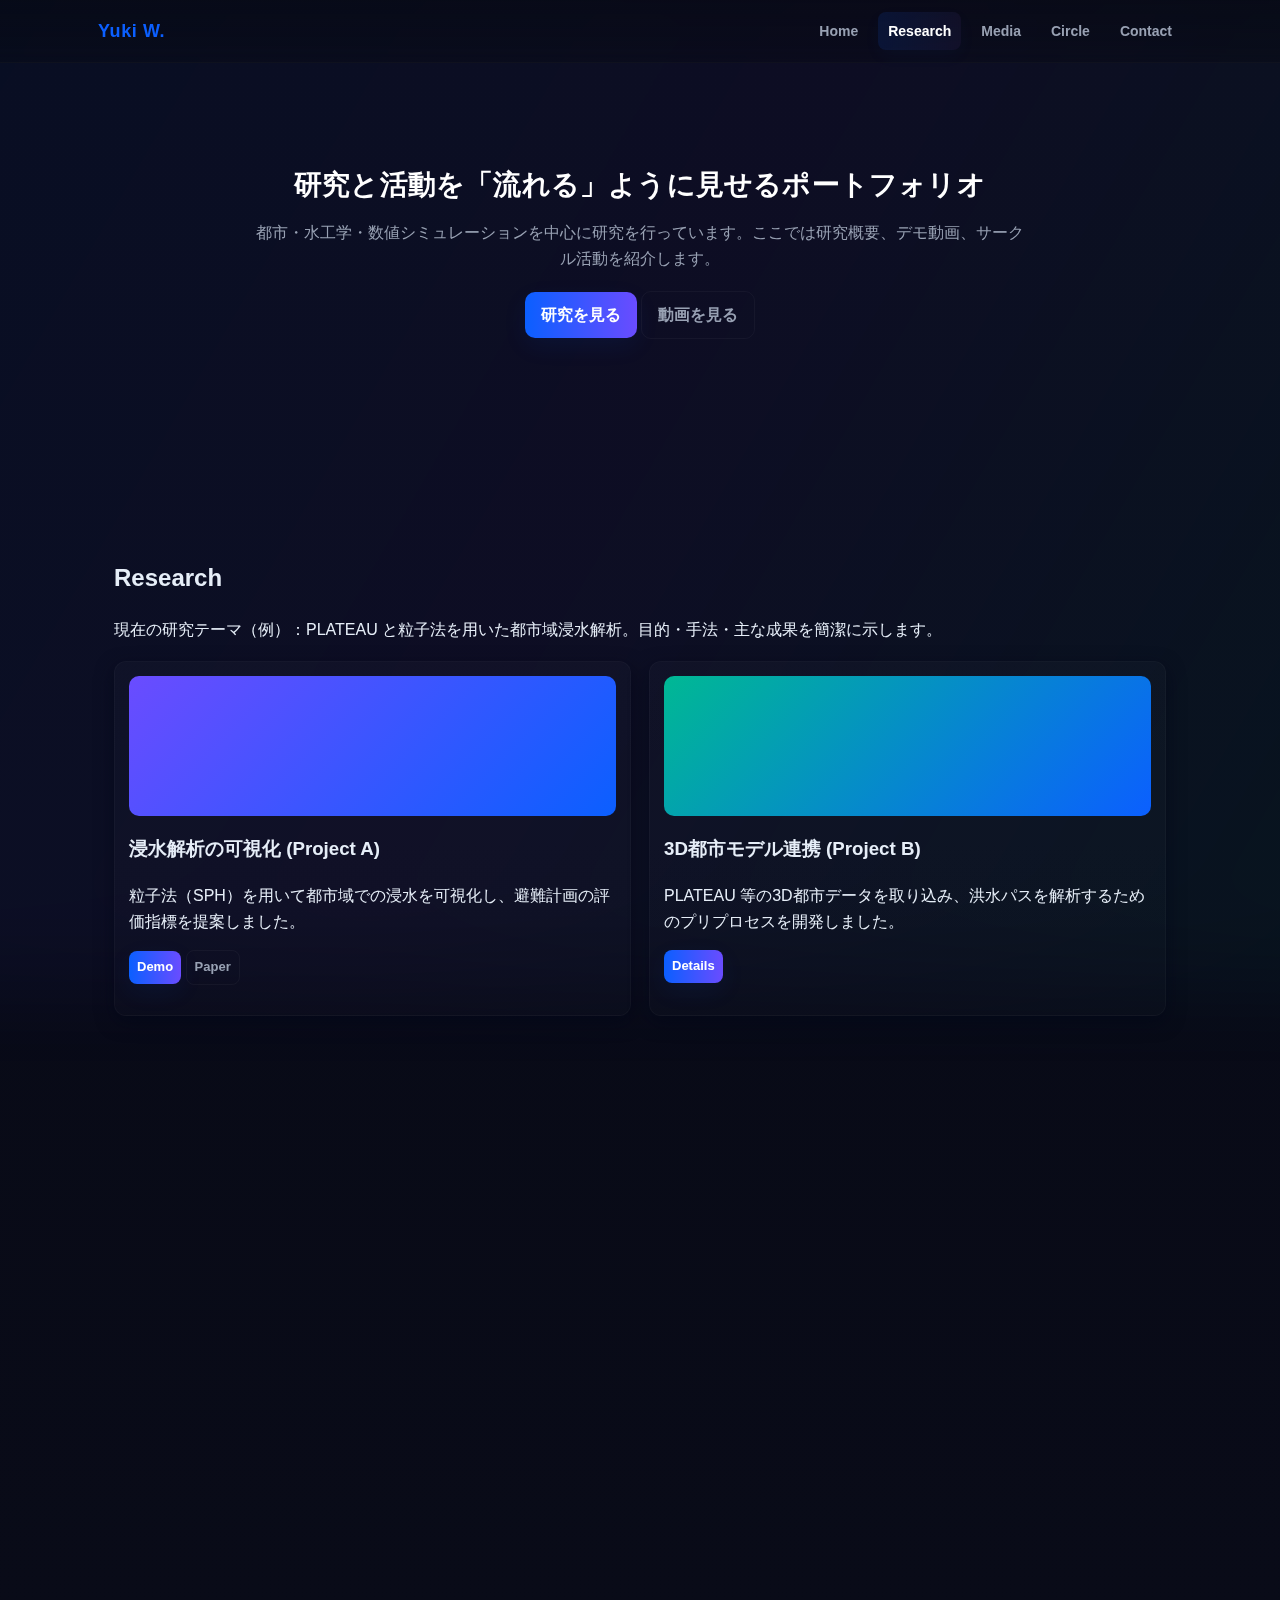
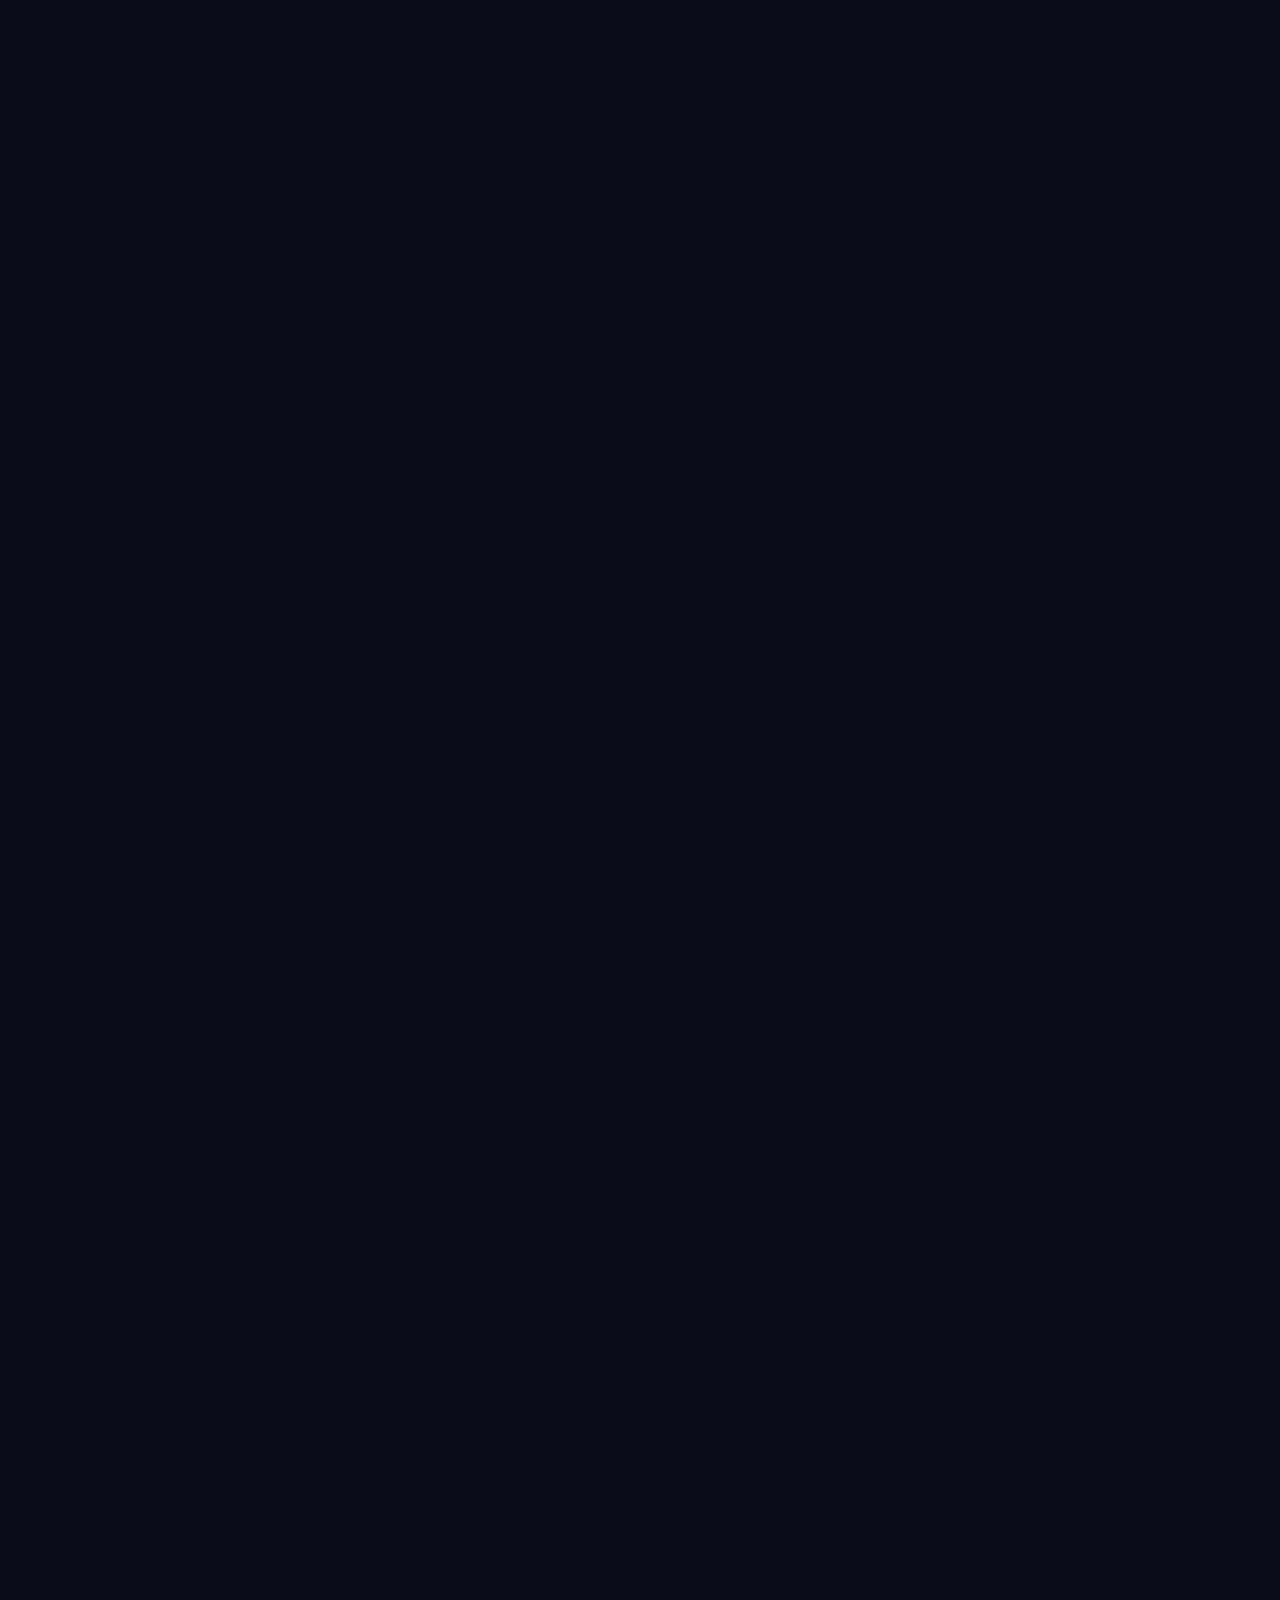
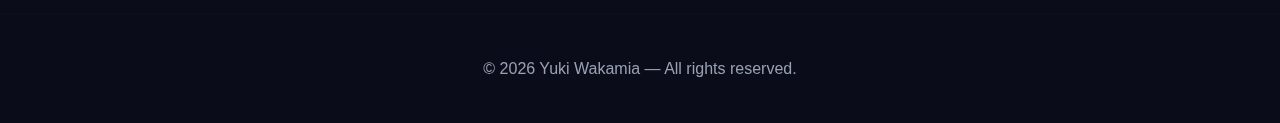
<file: index.html>
<!doctype html>
<html lang="ja">
<head>
  <meta charset="utf-8" />
  <meta name="viewport" content="width=device-width,initial-scale=1" />
  <title>Yuki Wakamia — Research & Activities</title>
  <meta name="description" content="Research page and activity site.">
  <link rel="stylesheet" href="style.css">
</head>
<body>
  <header class="site-header" role="banner">
    <div class="container header-inner">
      <div class="logo">Yuki W.</div>
      <button id="menu-btn" aria-label="Open menu" class="menu-btn">☰</button>
      <nav id="nav" class="site-nav" role="navigation" aria-label="Main">
        <a href="#home" class="nav-link">Home</a>
        <a href="#research" class="nav-link">Research</a>
        <a href="#media" class="nav-link">Media</a>
        <a href="#circle" class="nav-link">Circle</a>
        <a href="#contact" class="nav-link">Contact</a>
      </nav>
    </div>
  </header>

  <main id="main" role="main">
    <!-- Hero / Home -->
    <section id="home" class="section hero section--full" data-title="Home">
      <div class="container hero-inner">
        <h1 class="hero-title">研究と活動を「流れる」ように見せるポートフォリオ</h1>
        <p class="hero-lead">都市・水工学・数値シミュレーションを中心に研究を行っています。ここでは研究概要、デモ動画、サークル活動を紹介します。</p>
        <p class="hero-cta"><a class="btn" href="#research">研究を見る</a> <a class="btn ghost" href="#media">動画を見る</a></p>
      </div>
    </section>

    <!-- Research -->
    <section id="research" class="section" data-title="Research">
      <div class="container">
        <h2>Research</h2>
        <p>現在の研究テーマ（例）：PLATEAU と粒子法を用いた都市域浸水解析。目的・手法・主な成果を簡潔に示します。</p>

        <div class="projects-grid">
          <article class="card">
            <div class="thumb" style="background-image:linear-gradient(135deg,var(--purple),var(--blue));"></div>
            <h3>浸水解析の可視化 (Project A)</h3>
            <p>粒子法（SPH）を用いて都市域での浸水を可視化し、避難計画の評価指標を提案しました。</p>
            <p><a class="btn small" href="#media">Demo</a> <a class="btn small ghost" href="#">Paper</a></p>
          </article>

          <article class="card">
            <div class="thumb" style="background-image:linear-gradient(135deg,var(--green),var(--blue));"></div>
            <h3>3D都市モデル連携 (Project B)</h3>
            <p>PLATEAU 等の3D都市データを取り込み、洪水パスを解析するためのプリプロセスを開発しました。</p>
            <p><a class="btn small" href="#research">Details</a></p>
          </article>
        </div>
      </div>
    </section>

    <!-- Media -->
    <section id="media" class="section" data-title="Media">
      <div class="container">
        <h2>Media (動画)</h2>
        <p>実験・シミュレーションのデモ動画をこちらで再生できます。長尺動画は YouTube に上げて埋め込むことを推奨します。</p>

        <div class="video-wrapper">
          <!-- Replace VIDEO_ID with your YouTube ID -->
          <iframe src="https://youtu.be/krXXW6wtNzA" title="研究動画" frameborder="0"
            allow="accelerometer; autoplay; clipboard-write; encrypted-media; gyroscope; picture-in-picture" allowfullscreen></iframe>
        </div>

        <h3 style="margin-top:28px">Other demos</h3>
        <div class="projects-grid">
          <article class="card">
            <div class="thumb" style="background-image:linear-gradient(135deg,var(--blue),var(--green));"></div>
            <h4>映像キャプチャ A</h4>
            <p>キャプション：短い説明を入れます。</p>
          </article>
          <article class="card">
            <div class="thumb" style="background-image:linear-gradient(135deg,var(--purple),var(--green));"></div>
            <h4>映像キャプチャ B</h4>
            <p>キャプション：補足情報。</p>
          </article>
        </div>
      </div>
    </section>

    <!-- Circle -->
    <section id="circle" class="section" data-title="Circle">
      <div class="container">
        <h2>Circle / Activities</h2>
        <p>サークルでの活動紹介。イベントや作例、展示の様子を写真で見せます。</p>

        <div class="gallery-grid">
          <figure class="gallery-item">
            <img loading="lazy" src="assets/thumb1.svg" alt="活動写真1">
            <figcaption>長崎展示会での出展風景</figcaption>
          </figure>
          <figure class="gallery-item">
            <img loading="lazy" src="assets/thumb2.svg" alt="活動写真2">
            <figcaption>プロトタイプ試作</figcaption>
          </figure>
          <figure class="gallery-item">
            <img loading="lazy" src="assets/thumb3.svg" alt="活動写真3">
            <figcaption>メンバー集合写真</figcaption>
          </figure>
        </div>
      </div>
    </section>

    <!-- Contact -->
    <section id="contact" class="section" data-title="Contact">
      <div class="container">
        <h2>Contact & CV</h2>
        <p>ご連絡・履歴書ダウンロードはこちら。</p>
        <p><a href="mailto:you@example.com" class="btn">メールで連絡</a> <a href="assets/CV-placeholder.pdf" class="btn ghost" download>CV (PDF)</a></p>
      </div>
    </section>
  </main>

  <footer class="site-footer" role="contentinfo">
    <div class="container">© <span id="year"></span> Yuki Wakamia — All rights reserved.</div>
  </footer>

  <script src="script.js"></script>
</body>
</html>
</file>
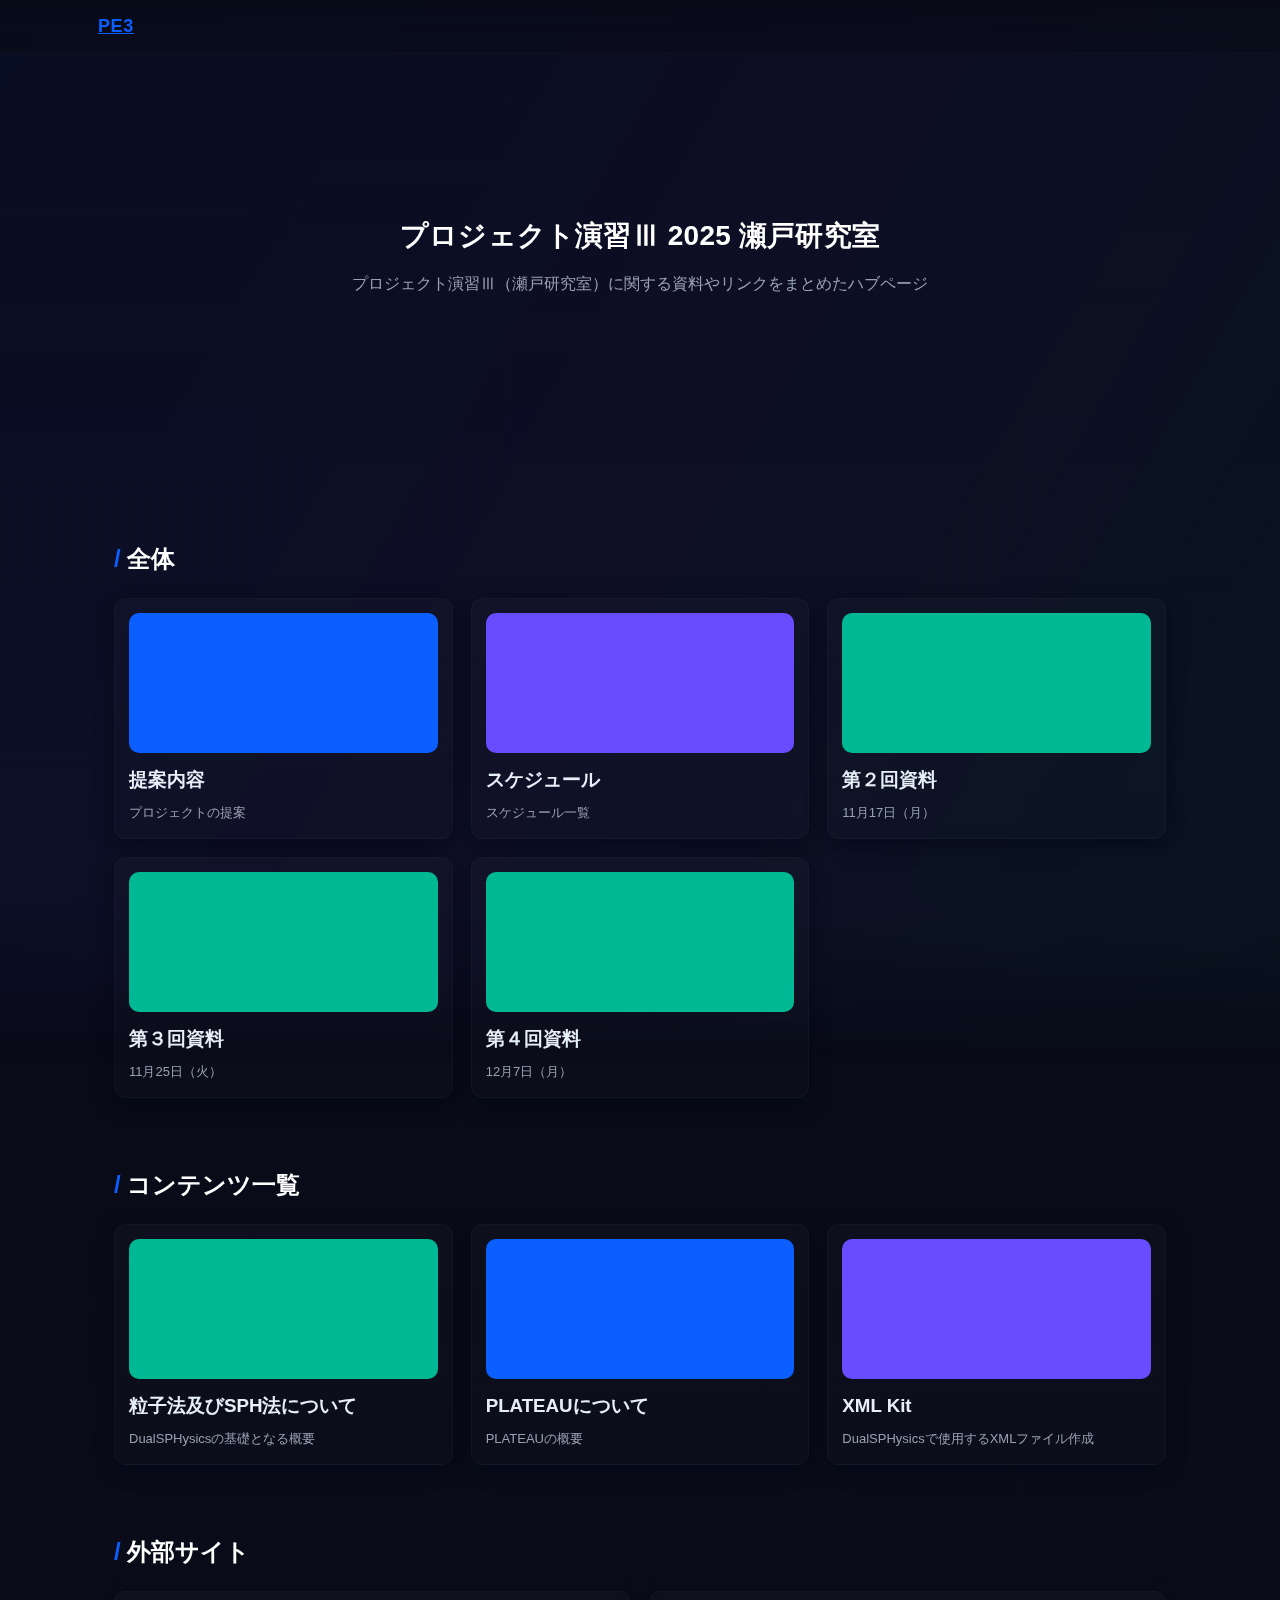
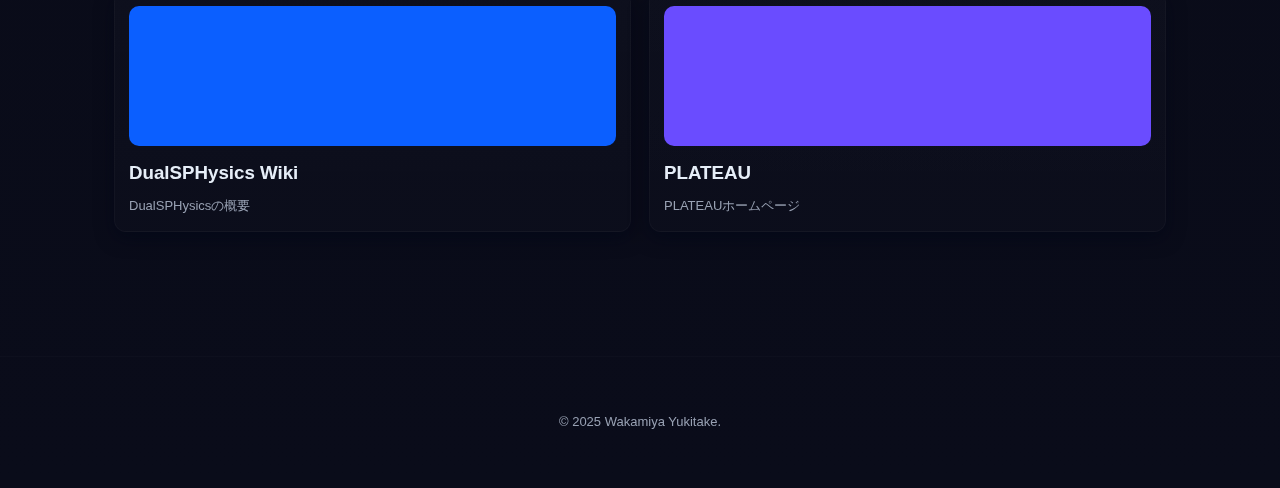
<file: PE3/index.html>
<!DOCTYPE html>
<html lang="ja">
<head>
    <meta charset="UTF-8">
    <meta name="viewport" content="width=device-width, initial-scale=1.0">
    <title>プロジェクト演習Ⅲ 2025 瀬戸研究室</title>
    
    <link rel="stylesheet" href="../style.css">
    
    <style>
        /* このページ固有の微調整
         カード全体をリンクにするため、aタグのデフォルトスタイルをリセットします。
        */
        .projects-grid a.card {
            text-decoration: none;
            color: inherit;
            transition: transform 300ms, box-shadow 300ms;
        }
        .projects-grid a.card:hover {
            transform: translateY(-4px);
            box-shadow: 0 12px 28px rgba(2, 6, 23, 0.8);
        }
    </style>
</head>

<body>

    <header class="site-header">
        <div class="container header-inner">
            <a href="index.html" class="logo">PE3</a>
            </div>
    </header>

    <main>
        <section class="section--full">
            <div class="container hero-inner">
                <h1 class="hero-title">プロジェクト演習Ⅲ 2025 瀬戸研究室</h1>
                <p class="hero-lead">
                    プロジェクト演習Ⅲ（瀬戸研究室）に関する資料やリンクをまとめたハブページ
                </p>
            </div>
        </section>

        <section class="section" id="contents">
            <div class="container">
                <h2 style="font-size: 24px; color: #fff;">
                    <span style="color: var(--blue);">/</span>
                    全体
                </h2>
                
                <div class="projects-grid">

                    <a href="https://wakamiyayukitake.github.io/PE3.html" class="card">
                        <div class="thumb" style="background-color: var(--blue); background-image: url('');"></div>
                        <h3 style="margin: 0 0 8px 0;">提案内容</h3>
                        <p class="small-muted" style="margin: 0;">プロジェクトの提案</p>
                    </a>

                    <a href="https://wakamiyayukitake.github.io/PE3/schedule.html" class="card">
                        <div class="thumb" style="background-color: var(--purple); background-image: url('');"></div>
                        <h3 style="margin: 0 0 8px 0;">スケジュール</h3>
                        <p class="small-muted" style="margin: 0;">スケジュール一覧</p>
                    </a>

                    <a href="https://wakamiyayukitake.github.io/PE3/2.html" class="card">
                        <div class="thumb" style="background-color: var(--green); background-image: url('');"></div>
                        <h3 style="margin: 0 0 8px 0;">第２回資料</h3>
                        <p class="small-muted" style="margin: 0;">11月17日（月）</p>
                    </a>

                    <a href="https://wakamiyayukitake.github.io/PE3/3.html" class="card">
                        <div class="thumb" style="background-color: var(--green); background-image: url('');"></div>
                        <h3 style="margin: 0 0 8px 0;">第３回資料</h3>
                        <p class="small-muted" style="margin: 0;">11月25日（火）</p>
                    </a>

                    <a href="https://wakamiyayukitake.github.io/PE3/4.html" class="card">
                        <div class="thumb" style="background-color: var(--green); background-image: url('');"></div>
                        <h3 style="margin: 0 0 8px 0;">第４回資料</h3>
                        <p class="small-muted" style="margin: 0;">12月7日（月）</p>
                    </a>
                    </div></div>
            <div class="container">
                <h2 style="font-size: 24px; color: #fff;">
                    <span style="color: var(--blue);">/</span>
                    コンテンツ一覧
                </h2>
                
                <div class="projects-grid">
                    <a href="https://wakamiyayukitake.github.io/SPH/SPH.html" class="card">
                        <div class="thumb" style="background-color: var(--green); background-image: url('');"></div>
                        <h3 style="margin: 0 0 8px 0;">粒子法及びSPH法について</h3>
                        <p class="small-muted" style="margin: 0;">DualSPHysicsの基礎となる概要</p>
                    </a>

                    <a href="https://wakamiyayukitake.github.io/PLA/PLATEAU.html" class="card">
                        <div class="thumb" style="background-color: var(--blue); background-image: url('');"></div>
                        <h3 style="margin: 0 0 8px 0;">PLATEAUについて</h3>
                        <p class="small-muted" style="margin: 0;">PLATEAUの概要</p>
                    </a>

                    <a href="https://wakamiyayukitake.github.io/PE3/xmlkit.html" class="card">
                        <div class="thumb" style="background-color: var(--purple); background-image: url('');"></div>
                        <h3 style="margin: 0 0 8px 0;">XML Kit</h3>
                        <p class="small-muted" style="margin: 0;">DualSPHysicsで使用するXMLファイル作成</p>
                    </a>

                    </div></div>
            <div class="container">
                <h2 style="font-size: 24px; color: #fff;">
                    <span style="color: var(--blue);">/</span>
                    外部サイト
                </h2>
                
                <div class="projects-grid">
                    <a href="https://github.com/DualSPHysics/DualSPHysics/wiki" class="card">
                        <div class="thumb" style="background-color: var(--blue); background-image: url('');"></div>
                        <h3 style="margin: 0 0 8px 0;">DualSPHysics Wiki</h3>
                        <p class="small-muted" style="margin: 0;">DualSPHysicsの概要</p>
                    </a>

                    <a href="https://www.mlit.go.jp/plateau/" class="card">
                        <div class="thumb" style="background-color: var(--purple); background-image: url('');"></div>
                        <h3 style="margin: 0 0 8px 0;">PLATEAU</h3>
                        <p class="small-muted" style="margin: 0;">PLATEAUホームページ</p>
                    </a>

                    <!-- <a href="https://wakamiyayukitake.github.io/SPH/SPH.html" class="card">
                        <div class="thumb" style="background-color: var(--green); background-image: url('');"></div>
                        <h3 style="margin: 0 0 8px 0;">粒子法及びSPH法について</h3>
                        <p class="small-muted" style="margin: 0;">DualSPHysicsの基礎となる概要</p>
                    </a> -->

                    </div></div>
                </section>

    </main>

    <footer class="site-footer">
        <div class="container">
            <p class="small-muted">&copy; 2025 Wakamiya Yukitake.</p>
        </div>
    </footer>

    <script>
        document.addEventListener('DOMContentLoaded', () => {
            const sections = document.querySelectorAll('.section');
            
            // IntersectionObserverが使えるかチェック
            if ('IntersectionObserver' in window) {
                const observer = new IntersectionObserver((entries) => {
                    entries.forEach(entry => {
                        // 画面内に入ったら .in-view クラスを追加
                        if (entry.isIntersecting) {
                            entry.target.classList.add('in-view');
                            observer.unobserve(entry.target); // 一度表示したら監視を解除
                        }
                    });
                }, { threshold: 0.1 }); // 10%見えたら実行

                sections.forEach(section => {
                    observer.observe(section);
                });
            } else {
                // 古いブラウザ用のフォールバック
                sections.forEach(section => {
                    section.classList.add('in-view');
                });
            }
        });
    </script>

</body>
</html>
</file>
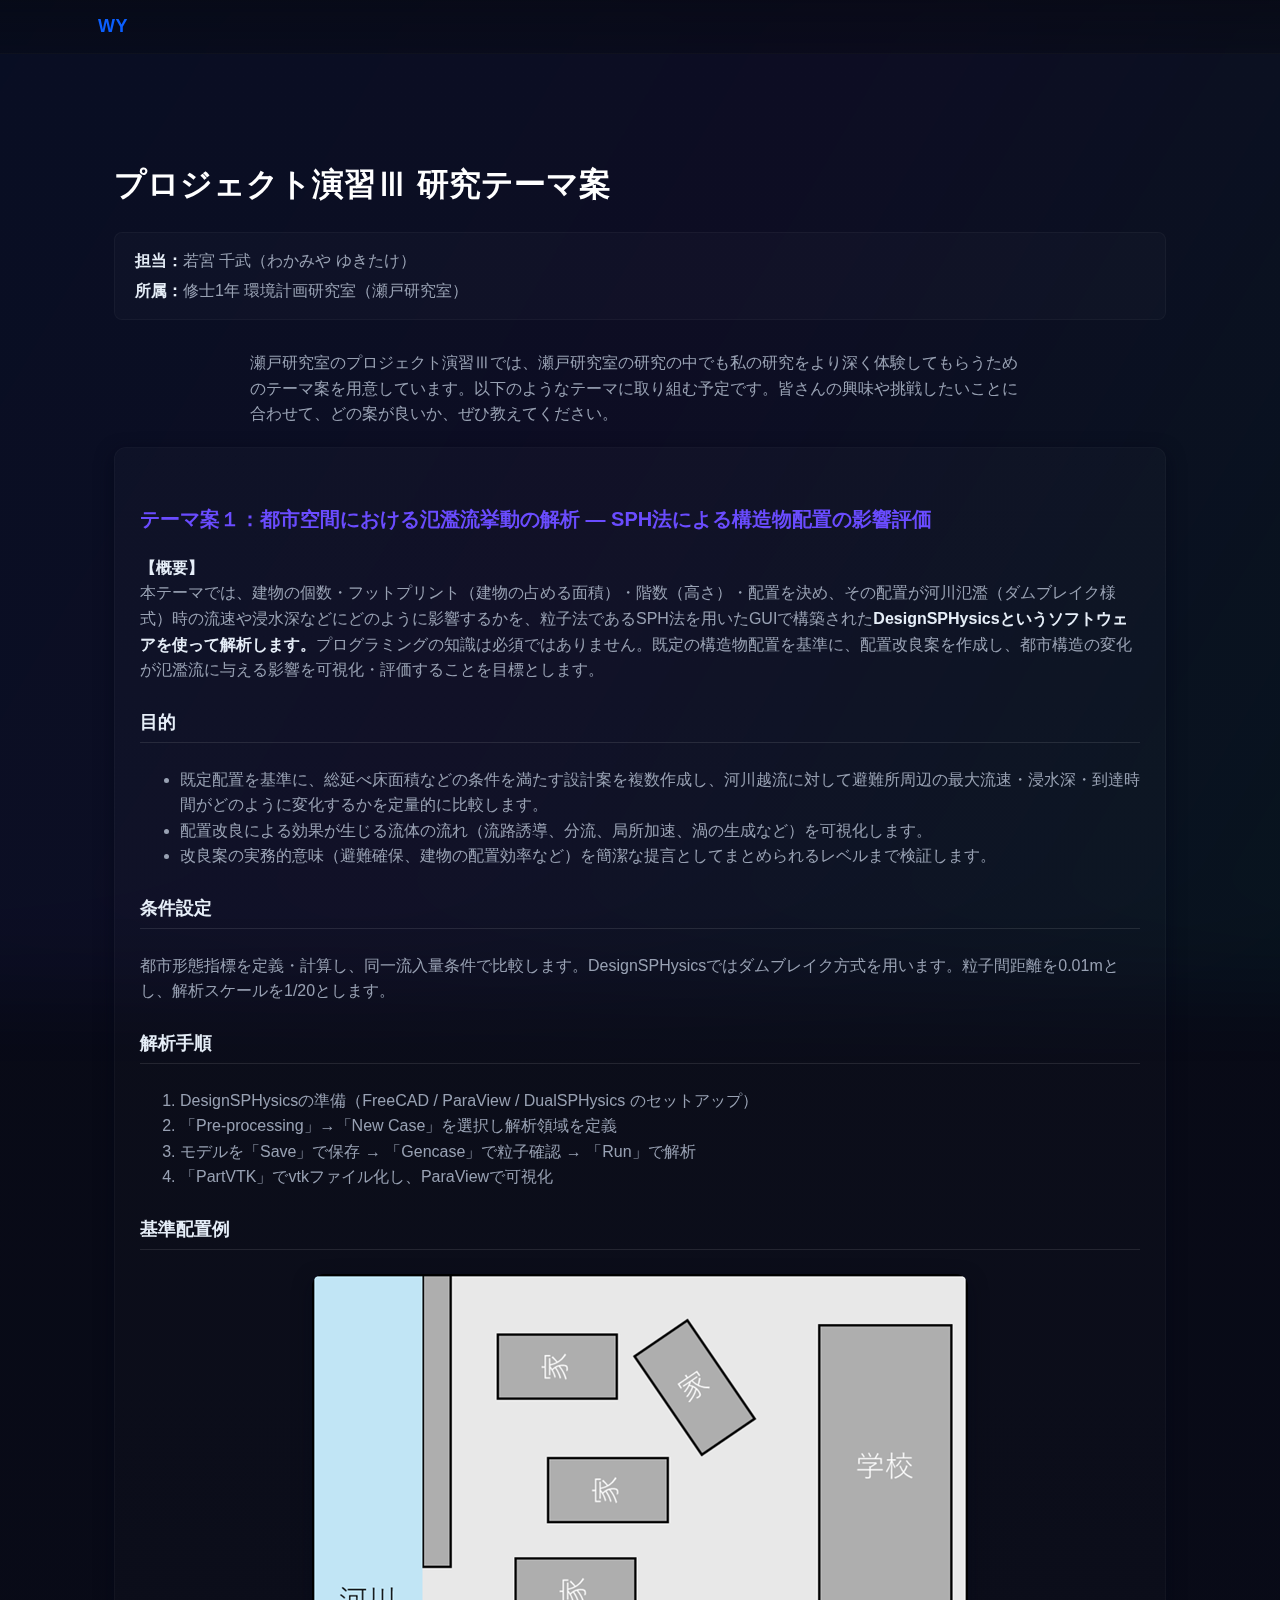
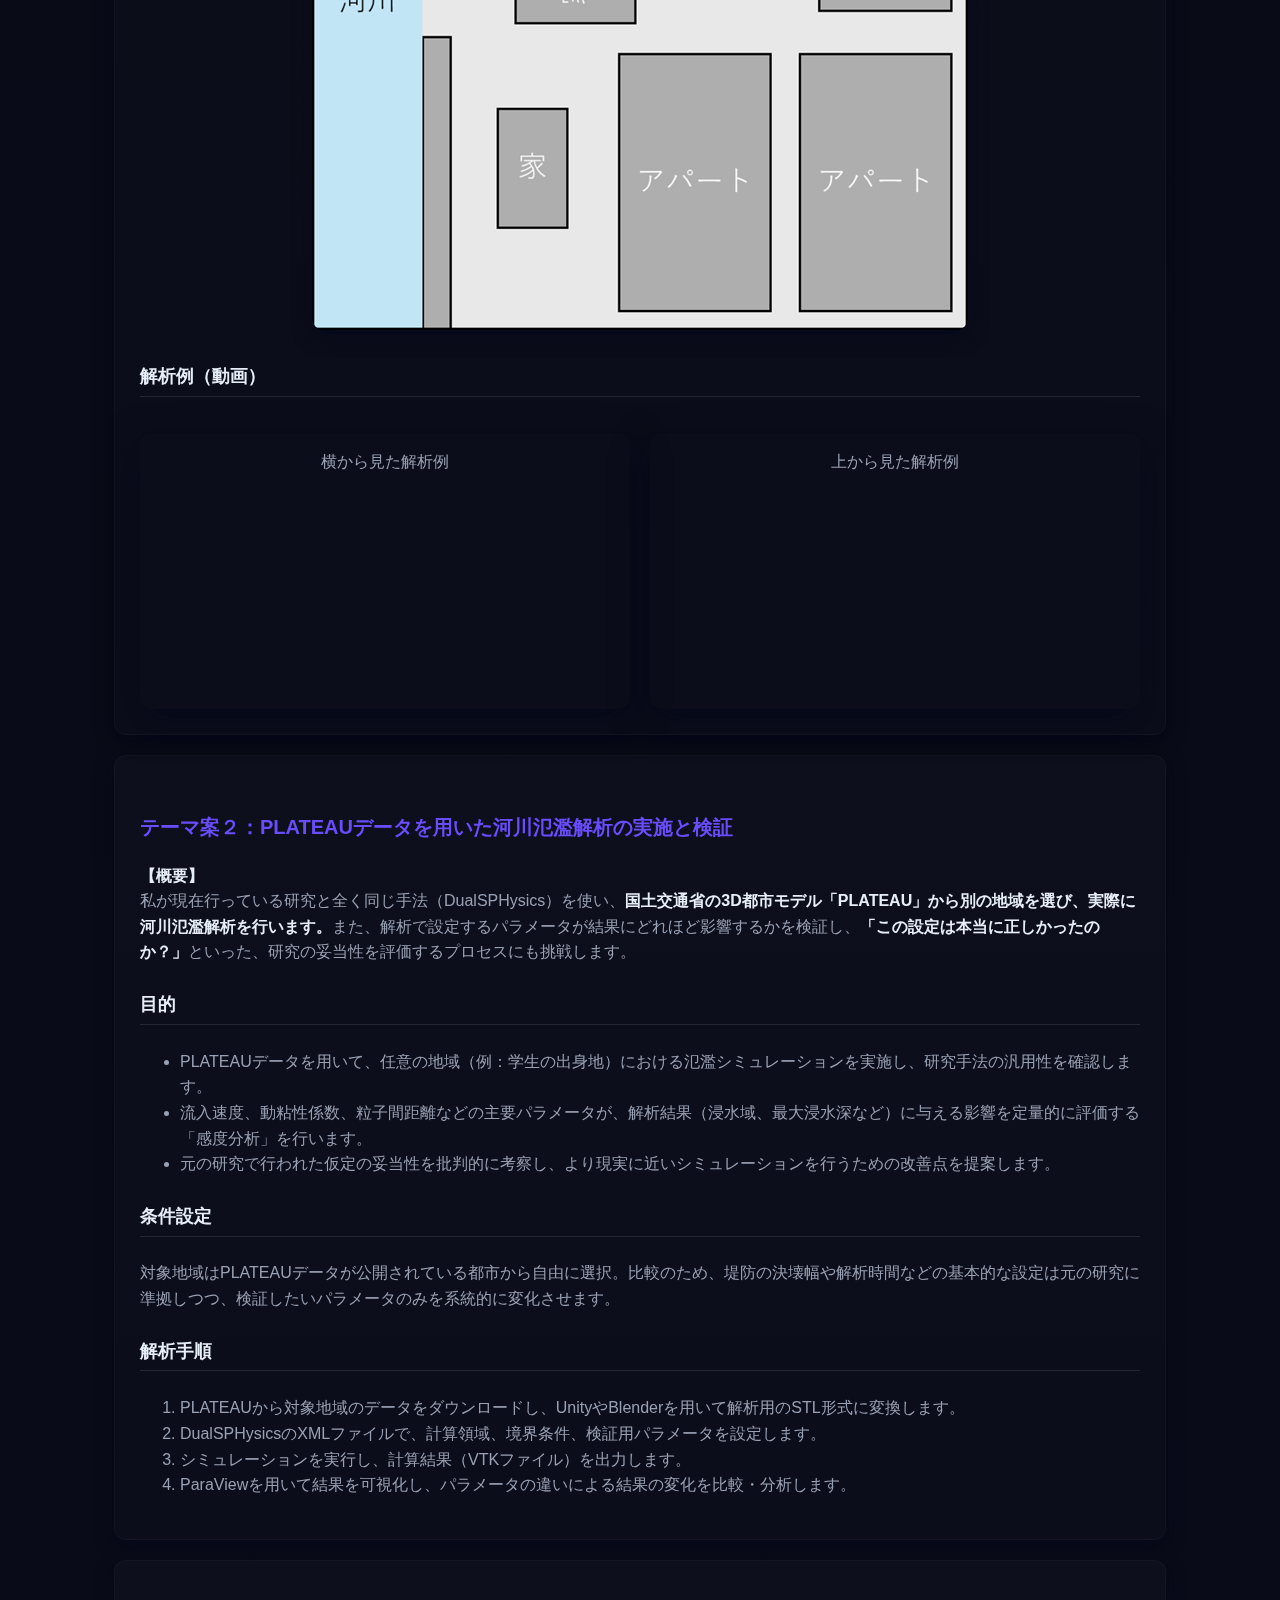
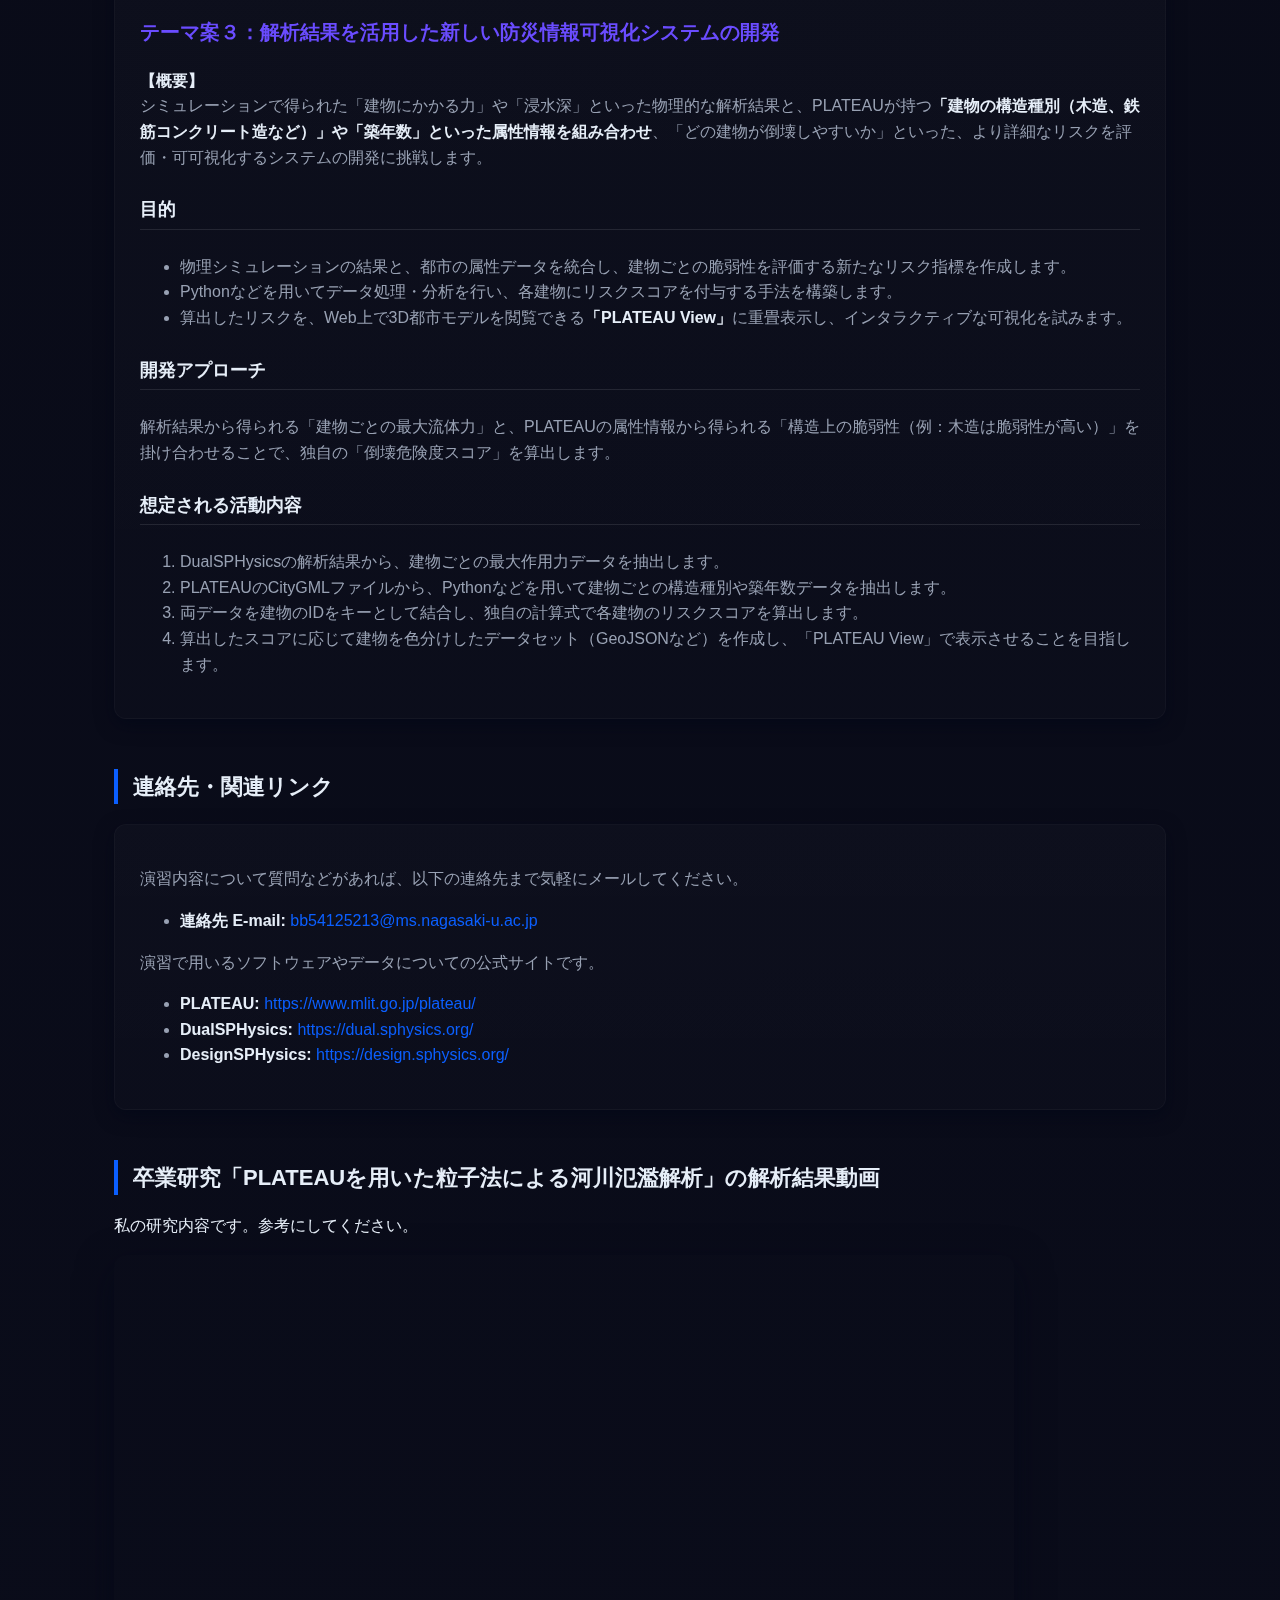
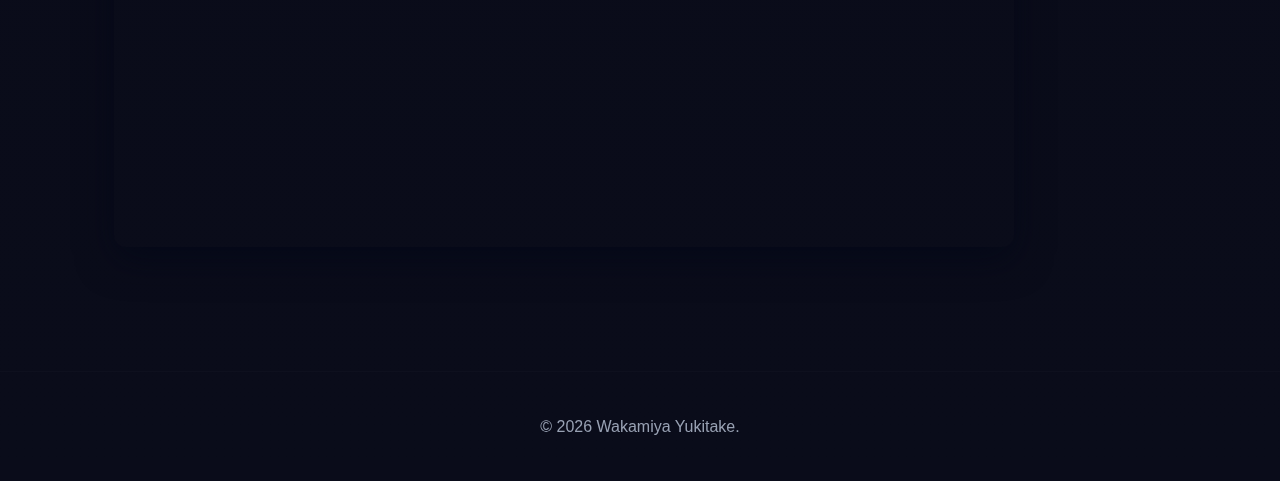
<file: PE3.html>
<!doctype html>
<html lang="ja">
<head>
  <meta charset="utf-8" />
  <meta name="viewport" content="width=device-width,initial-scale=1" />
  <title>プロジェクト演習Ⅲ 研究テーマ案 — Wakamiya Yukitake</title>
  <link rel="stylesheet" href="style.css">
  <style>
    /* style.cssのダークテーマに合わせた追加スタイル */
    .section h1 {
      color: #fff;
    }
    .section h2 {
      border-left: 4px solid var(--blue);
      padding-left: 15px;
      margin-top: 50px;
      font-size: 22px;
    }
    .section h3 {
      color: var(--purple);
      font-size: 20px;
      margin-top: 30px;
    }
    .section h4 {
      font-size: 18px;
      color: #e6eef8;
      border-bottom: 1px solid rgba(255,255,255,0.1);
      padding-bottom: 5px;
      margin-top: 25px;
    }
    
    /* 自己紹介ボックス */
    .author-info {
      background: rgba(255,255,255,0.02);
      border: 1px solid rgba(255,255,255,0.04);
      border-radius: 8px;
      padding: 10px 20px;
      margin-bottom: 30px;
    }
    .author-info p {
      margin: 5px 0;
      color: var(--muted);
    }
    .author-info strong {
      color: #e6eef8;
    }

    /* テーマ案ボックス */
    .mission-box {
      background: linear-gradient(180deg, rgba(255,255,255,0.02), rgba(255,255,255,0.01));
      border: 1px solid rgba(255,255,255,0.03);
      border-radius: var(--radius);
      padding: 25px;
      margin-top: 20px;
      box-shadow: 0 6px 18px rgba(2,6,23,0.6);
    }
    .mission-box p, .mission-box li {
      color: var(--muted);
    }
    .mission-box strong {
      color: #e6eef8;
    }
    .mission-box a {
        color: var(--blue);
        text-decoration: none;
    }
    .mission-box a:hover {
        text-decoration: underline;
    }
    
    /* 動画の埋め込み用スタイル */
    .video-grid {
      display: grid;
      grid-template-columns: repeat(auto-fit, minmax(300px, 1fr));
      gap: 20px;
      margin-top: 20px;
    }
  </style>
</head>
<body>
  <header class="site-header" role="banner">
    <div class="container header-inner">
      <div class="logo">WY</div>
      <button id="menu-btn" aria-label="Open menu" class="menu-btn">☰</button>
    </div>
  </header>

  <main id="main" role="main">
    <section class="section in-view">
      <div class="container">
        <h1>プロジェクト演習Ⅲ 研究テーマ案</h1>
        
        <div class="author-info">
          <p><strong>担当：</strong>若宮 千武（わかみや ゆきたけ）</p>
          <p><strong>所属：</strong>修士1年 環境計画研究室（瀬戸研究室）</p>
        </div>

        <p class="hero-lead" style="text-align: left;">
          瀬戸研究室のプロジェクト演習Ⅲでは、瀬戸研究室の研究の中でも私の研究をより深く体験してもらうためのテーマ案を用意しています。以下のようなテーマに取り組む予定です。皆さんの興味や挑戦したいことに合わせて、どの案が良いか、ぜひ教えてください。
        </p>

        <div class="mission-box">
          <h3>テーマ案１：都市空間における氾濫流挙動の解析 ― SPH法による構造物配置の影響評価</h3>
          <p>
            <strong>【概要】</strong><br>
            本テーマでは、建物の個数・フットプリント（建物の占める面積）・階数（高さ）・配置を決め、その配置が河川氾濫（ダムブレイク様式）時の流速や浸水深などにどのように影響するかを、粒子法であるSPH法を用いたGUIで構築された<strong>DesignSPHysicsというソフトウェアを使って解析します。</strong>プログラミングの知識は必須ではありません。既定の構造物配置を基準に、配置改良案を作成し、都市構造の変化が氾濫流に与える影響を可視化・評価することを目標とします。
          </p>
          <h4>目的</h4>
          <ul>
            <li>既定配置を基準に、総延べ床面積などの条件を満たす設計案を複数作成し、河川越流に対して避難所周辺の最大流速・浸水深・到達時間がどのように変化するかを定量的に比較します。</li>
            <li>配置改良による効果が生じる流体の流れ（流路誘導、分流、局所加速、渦の生成など）を可視化します。</li>
            <li>改良案の実務的意味（避難確保、建物の配置効率など）を簡潔な提言としてまとめられるレベルまで検証します。</li>
          </ul>
          <h4>条件設定</h4>
          <p>都市形態指標を定義・計算し、同一流入量条件で比較します。DesignSPHysicsではダムブレイク方式を用います。粒子間距離を0.01mとし、解析スケールを1/20とします。</p>
          <h4>解析手順</h4>
          <ol>
            <li>DesignSPHysicsの準備（FreeCAD / ParaView / DualSPHysics のセットアップ）</li>
            <li>「Pre-processing」→「New Case」を選択し解析領域を定義</li>
            <li>モデルを「Save」で保存 → 「Gencase」で粒子確認 → 「Run」で解析</li>
            <li>「PartVTK」でvtkファイル化し、ParaViewで可視化</li>
          </ol>
          <h4>基準配置例</h4>
          <div style="margin-top:20px; text-align:center;">
            <img src="PE3image1.png" alt="基準配置例" style="max-width:100%; border-radius:12px; box-shadow:0 6px 18px rgba(2,6,23,0.6);">
          </div>
          <h4>解析例（動画）</h4>
          <div class="video-grid">
            <div class="video-wrapper">
              <iframe src="https://www.youtube.com/embed/GqIkNSYrECQ" title="テーマ案1 解析例（横から）" frameborder="0" allow="accelerometer; autoplay; clipboard-write; encrypted-media; gyroscope; picture-in-picture" allowfullscreen></iframe>
              <p style="text-align: center; color: var(--muted);">横から見た解析例</p>
            </div>
            <div class="video-wrapper">
              <iframe src="https://www.youtube.com/embed/VEnWw1csEXo" title="テーマ案1 解析例（上から）" frameborder="0" allow="accelerometer; autoplay; clipboard-write; encrypted-media; gyroscope; picture-in-picture" allowfullscreen></iframe>
              <p style="text-align: center; color: var(--muted);">上から見た解析例</p>
            </div>
          </div>
        </div>

        <div class="mission-box">
          <h3>テーマ案２：PLATEAUデータを用いた河川氾濫解析の実施と検証</h3>
          <p>
            <strong>【概要】</strong><br>
            私が現在行っている研究と全く同じ手法（DualSPHysics）を使い、<strong>国土交通省の3D都市モデル「PLATEAU」から別の地域を選び、実際に河川氾濫解析を行います。</strong>また、解析で設定するパラメータが結果にどれほど影響するかを検証し、<strong>「この設定は本当に正しかったのか？」</strong>といった、研究の妥当性を評価するプロセスにも挑戦します。
          </p>
          <h4>目的</h4>
          <ul>
            <li>PLATEAUデータを用いて、任意の地域（例：学生の出身地）における氾濫シミュレーションを実施し、研究手法の汎用性を確認します。</li>
            <li>流入速度、動粘性係数、粒子間距離などの主要パラメータが、解析結果（浸水域、最大浸水深など）に与える影響を定量的に評価する「感度分析」を行います。</li>
            <li>元の研究で行われた仮定の妥当性を批判的に考察し、より現実に近いシミュレーションを行うための改善点を提案します。</li>
          </ul>
          <h4>条件設定</h4>
          <p>対象地域はPLATEAUデータが公開されている都市から自由に選択。比較のため、堤防の決壊幅や解析時間などの基本的な設定は元の研究に準拠しつつ、検証したいパラメータのみを系統的に変化させます。</p>
          <h4>解析手順</h4>
          <ol>
            <li>PLATEAUから対象地域のデータをダウンロードし、UnityやBlenderを用いて解析用のSTL形式に変換します。</li>
            <li>DualSPHysicsのXMLファイルで、計算領域、境界条件、検証用パラメータを設定します。</li>
            <li>シミュレーションを実行し、計算結果（VTKファイル）を出力します。</li>
            <li>ParaViewを用いて結果を可視化し、パラメータの違いによる結果の変化を比較・分析します。</li>
          </ol>
        </div>

        <div class="mission-box">
          <h3>テーマ案３：解析結果を活用した新しい防災情報可視化システムの開発</h3>
          <p>
            <strong>【概要】</strong><br>
            シミュレーションで得られた「建物にかかる力」や「浸水深」といった物理的な解析結果と、PLATEAUが持つ<strong>「建物の構造種別（木造、鉄筋コンクリート造など）」や「築年数」といった属性情報を組み合わせ</strong>、「どの建物が倒壊しやすいか」といった、より詳細なリスクを評価・可可視化するシステムの開発に挑戦します。
          </p>
          <h4>目的</h4>
          <ul>
            <li>物理シミュレーションの結果と、都市の属性データを統合し、建物ごとの脆弱性を評価する新たなリスク指標を作成します。</li>
            <li>Pythonなどを用いてデータ処理・分析を行い、各建物にリスクスコアを付与する手法を構築します。</li>
            <li>算出したリスクを、Web上で3D都市モデルを閲覧できる<strong>「PLATEAU View」</strong>に重畳表示し、インタラクティブな可視化を試みます。</li>
          </ul>
          <h4>開発アプローチ</h4>
          <p>解析結果から得られる「建物ごとの最大流体力」と、PLATEAUの属性情報から得られる「構造上の脆弱性（例：木造は脆弱性が高い）」を掛け合わせることで、独自の「倒壊危険度スコア」を算出します。</p>
          <h4>想定される活動内容</h4>
          <ol>
            <li>DualSPHysicsの解析結果から、建物ごとの最大作用力データを抽出します。</li>
            <li>PLATEAUのCityGMLファイルから、Pythonなどを用いて建物ごとの構造種別や築年数データを抽出します。</li>
            <li>両データを建物のIDをキーとして結合し、独自の計算式で各建物のリスクスコアを算出します。</li>
            <li>算出したスコアに応じて建物を色分けしたデータセット（GeoJSONなど）を作成し、「PLATEAU View」で表示させることを目指します。</li>
          </ol>
        </div>

        <h2>連絡先・関連リンク</h2>
        <div class="mission-box">
          <p>
            演習内容について質問などがあれば、以下の連絡先まで気軽にメールしてください。
          </p>
          <ul>
            <li><strong>連絡先 E-mail:</strong> <a href="mailto:bb54125213@ms.nagasaki-u.ac.jp">bb54125213@ms.nagasaki-u.ac.jp</a></li>
          </ul>
          <p>
            演習で用いるソフトウェアやデータについての公式サイトです。
          </p>
          <ul>
            <li><strong>PLATEAU:</strong> <a href="https://www.mlit.go.jp/plateau/" target="_blank" rel="noopener noreferrer">https://www.mlit.go.jp/plateau/</a></li>
            <li><strong>DualSPHysics:</strong> <a href="https://dual.sphysics.org/" target="_blank" rel="noopener noreferrer">https://dual.sphysics.org/</a></li>
            <li><strong>DesignSPHysics:</strong> <a href="https://design.sphysics.org/" target="_blank" rel="noopener noreferrer">https://design.sphysics.org/</a></li>
          </ul>
        </div>

        <h2>卒業研究「PLATEAUを用いた粒子法による河川氾濫解析」の解析結果動画</h2>
        <p>私の研究内容です。参考にしてください。</p>
        <div class="video-wrapper">
          <iframe src="https://www.youtube.com/embed/krXXW6wtNzA" title="研究動画 詳細版" frameborder="0" allow="accelerometer; autoplay; clipboard-write; encrypted-media; gyroscope; picture-in-picture" allowfullscreen></iframe>
        </div>
      </div>
    </section>
  </main>

  <footer class="site-footer">
    <div class="container">© <span id="year"></span> Wakamiya Yukitake.</div>
  </footer>

  <script src="script.js"></script>
</body>
</html>
</file>
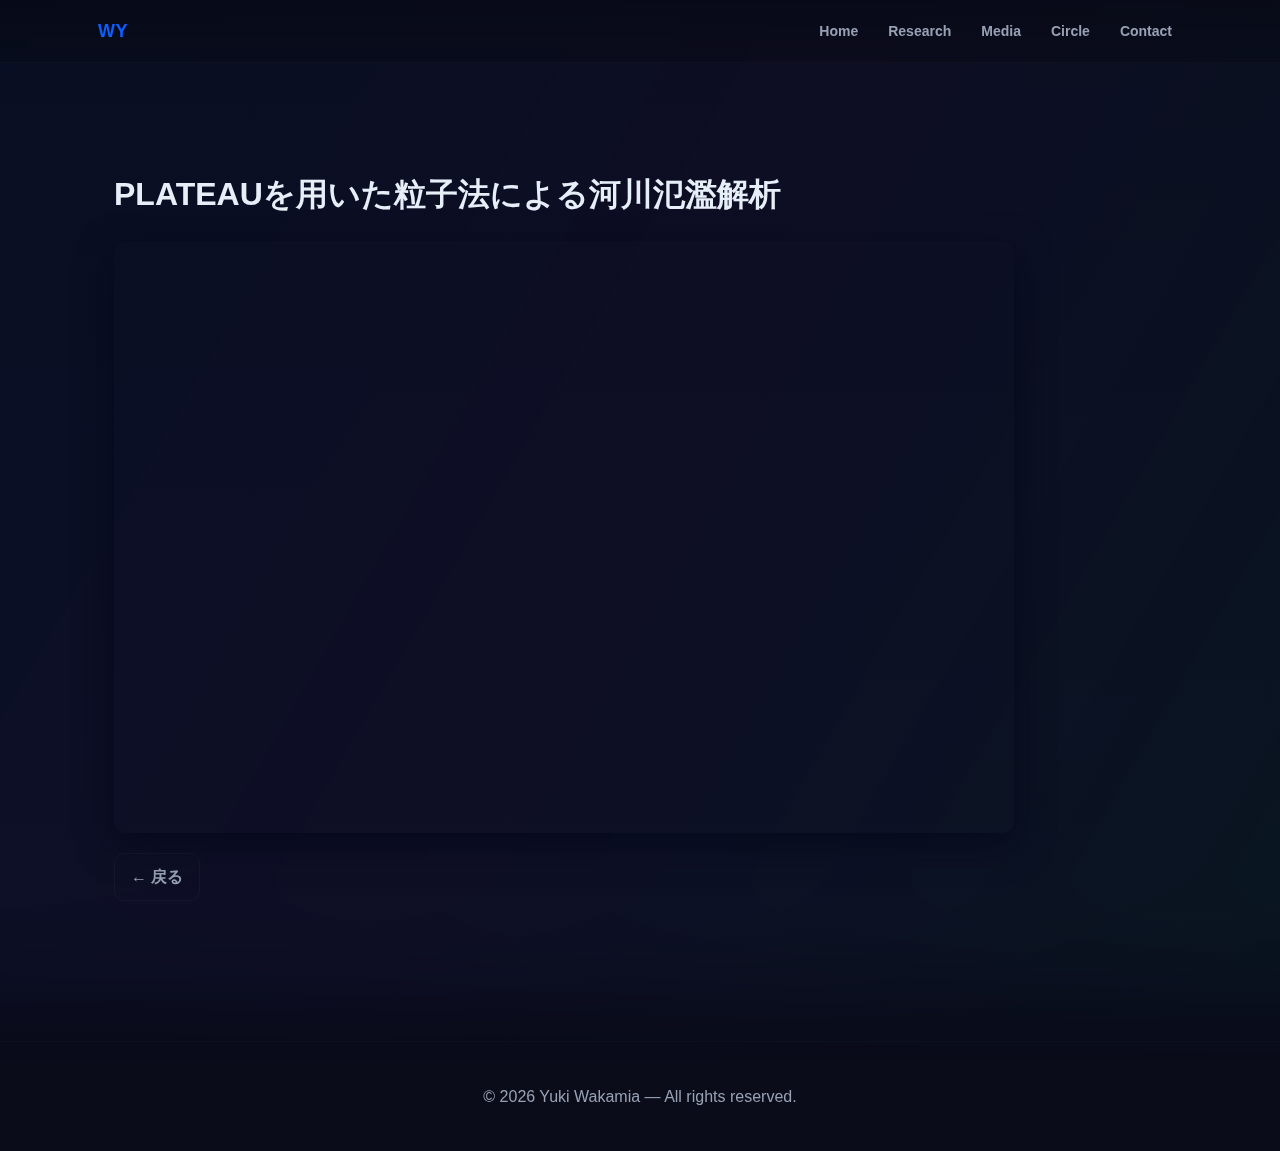
<file: study.html>
<!doctype html>
<html lang="ja">
<head>
  <meta charset="utf-8" />
  <meta name="viewport" content="width=device-width,initial-scale=1" />
  <title>研究詳細 — Wakamiya Yukitake</title>
  <link rel="stylesheet" href="style.css">
</head>
<body>
  <header class="site-header" role="banner">
    <div class="container header-inner">
      <div class="logo">WY</div>
      <button id="menu-btn" aria-label="Open menu" class="menu-btn">☰</button>
      <nav id="nav" class="site-nav" role="navigation" aria-label="Main">
        <a href="index.html#home" class="nav-link">Home</a>
        <a href="index.html#research" class="nav-link">Research</a>
        <a href="index.html#media" class="nav-link">Media</a>
        <a href="index.html#circle" class="nav-link">Circle</a>
        <a href="index.html#contact" class="nav-link">Contact</a>
      </nav>
    </div>
  </header>

  <main id="main" role="main">
    <section class="section">
      <div class="container">
        <h1>PLATEAUを用いた粒子法による河川氾濫解析</h1>
        <!-- <p>このページでは研究の背景、目的、手法、結果を詳しく紹介します。</p>

        <h2>研究テーマ：PLATEAU と粒子法による都市域浸水解析</h2>
        <p>研究の背景や問題意識について詳しく書きます。例えば…</p>
        <ul>
          <li>背景：線状降水帯による都市域の浸水リスク増大</li>
          <li>目的：3D都市モデルを用いた洪水挙動の可視化と避難計画への応用</li>
          <li>手法：SPH（Smoothed Particle Hydrodynamics）を利用</li>
        </ul>

        <h2>結果・成果</h2>
        <p>ここにシミュレーション画像や動画を埋め込むことも可能です。</p> -->
        <div class="video-wrapper">
          <iframe src="https://www.youtube.com/embed/krXXW6wtNzA" 
                  title="研究動画 詳細版" frameborder="0"
                  allow="accelerometer; autoplay; clipboard-write; encrypted-media; gyroscope; picture-in-picture"
                  allowfullscreen></iframe>
        </div>

        <p style="margin-top:20px;">
          <a href="index.html#research" class="btn ghost">← 戻る</a>
        </p>
      </div>
    </section>
  </main>

  <footer class="site-footer">
    <div class="container">© <span id="year"></span> Yuki Wakamia — All rights reserved.</div>
  </footer>

  <script src="script.js"></script>
</body>
</html>
</file>
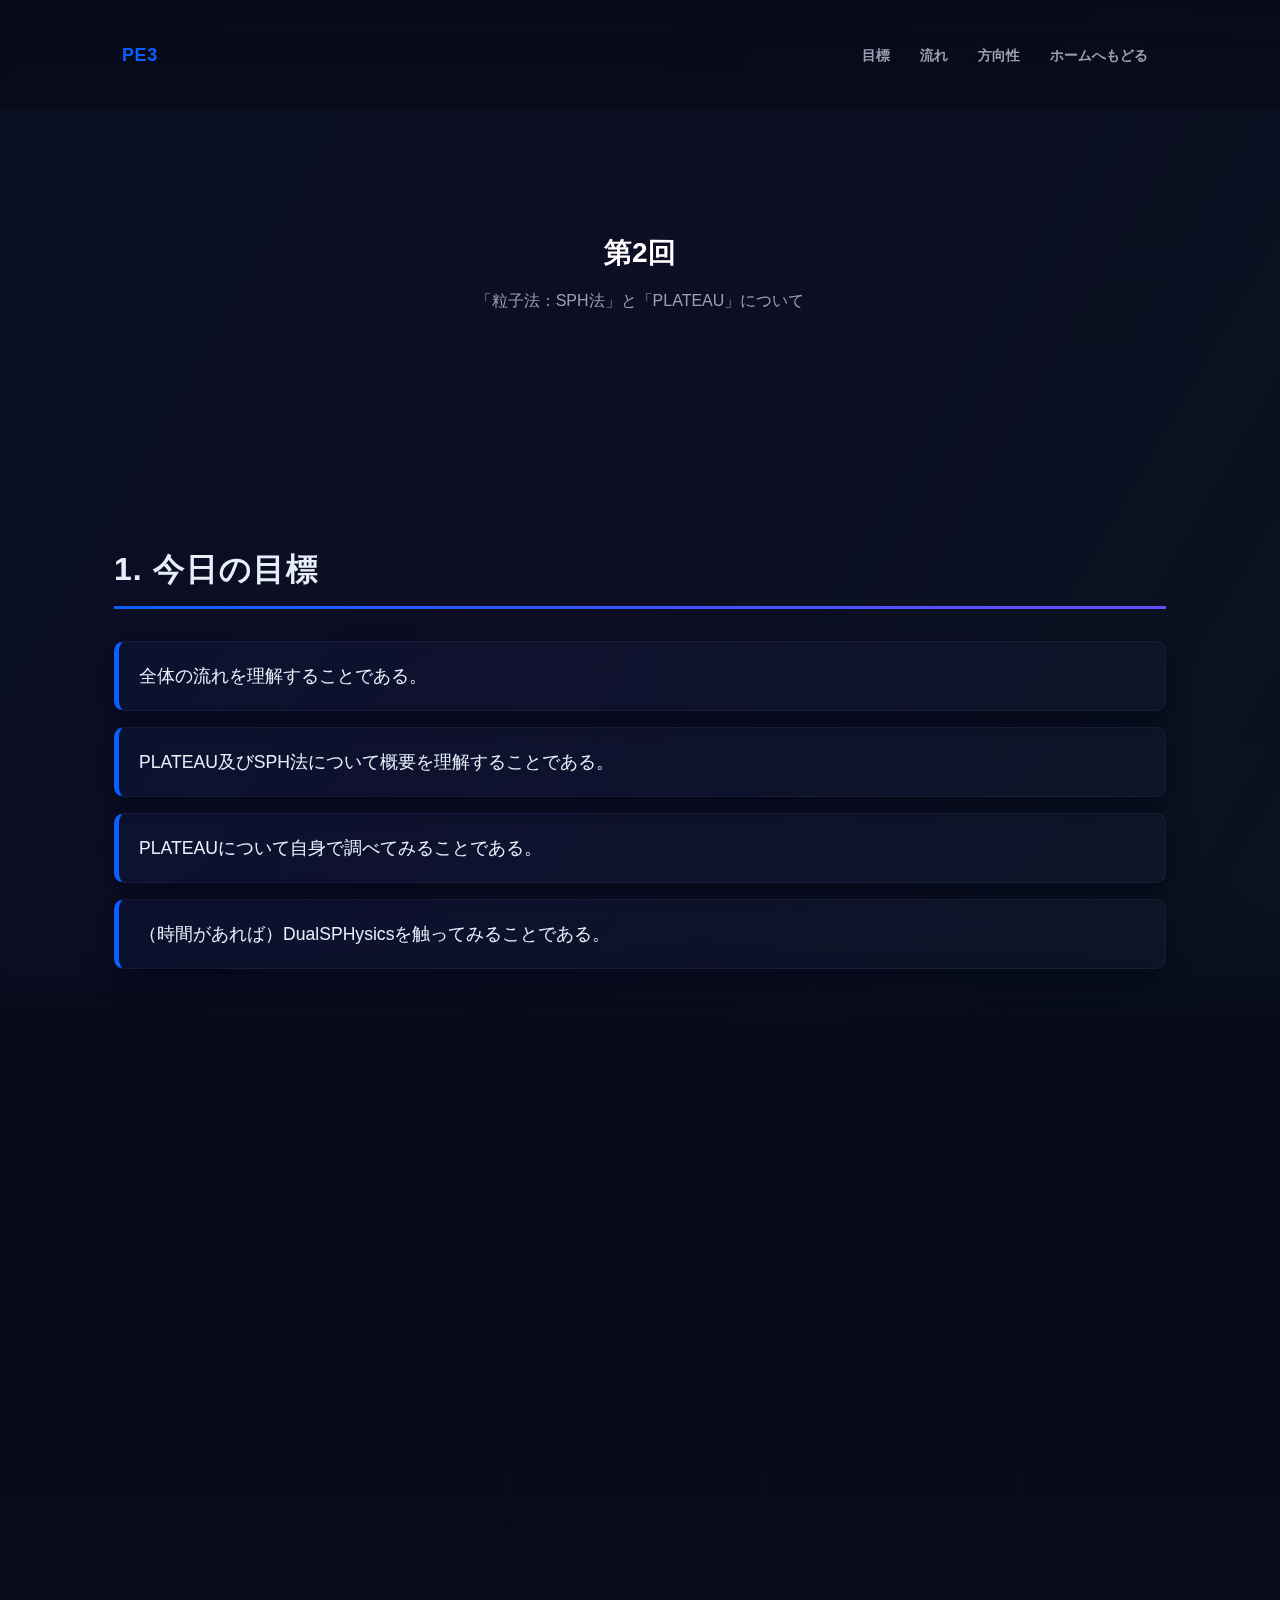
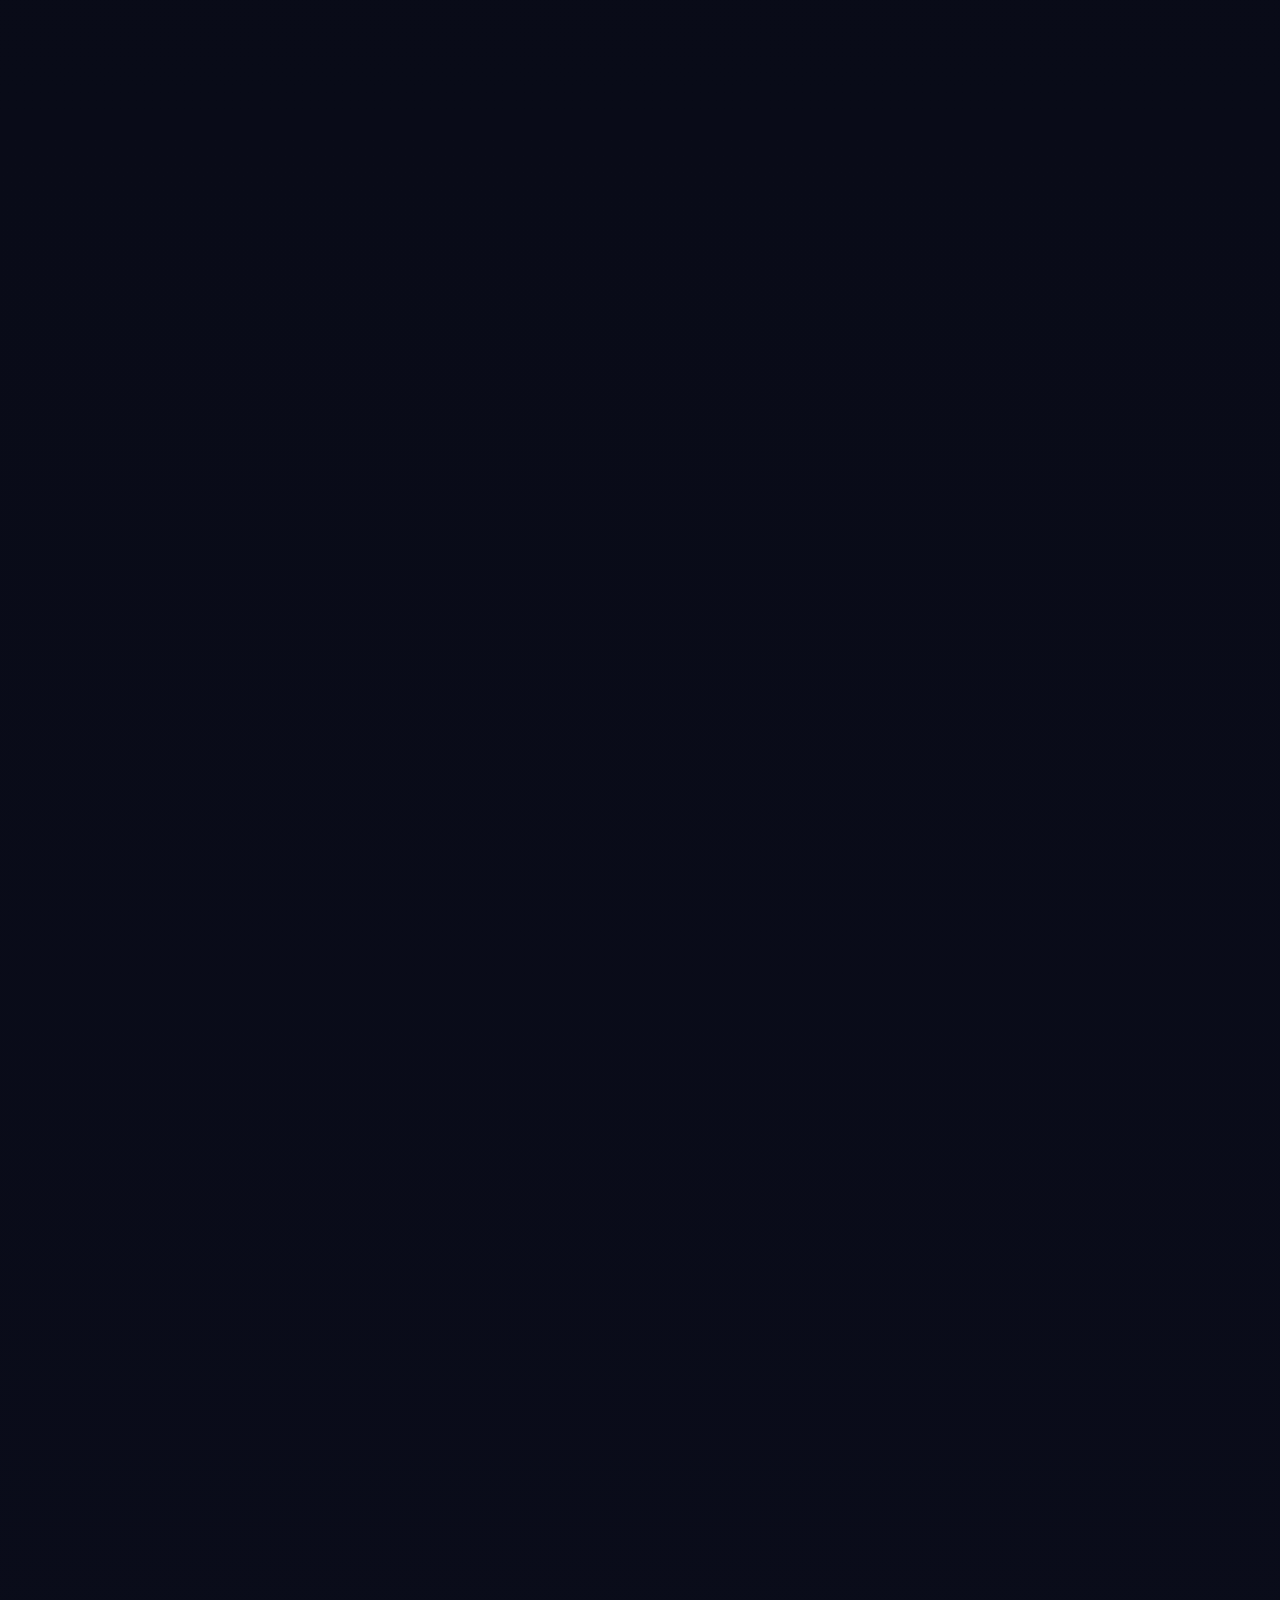
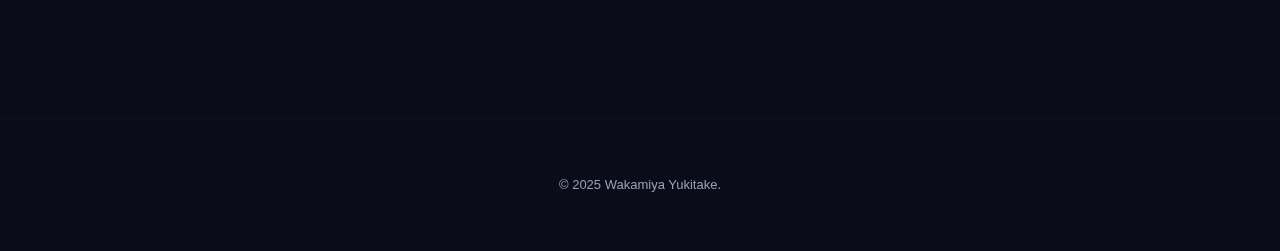
<file: PE3/2.html>
<!DOCTYPE html>
<html lang="ja">
<head>
    <meta charset="UTF-8">
    <meta name="viewport" content="width=device-width, initial-scale=1.0">
    <title>第2回講義資料 - PE3</title>
    <!-- 
      style.cssがPE3フォルダと同じ階層にあると想定し、相対パスを ../style.css に設定しています。
      もしPE3フォルダ内にstyle.cssがある場合は、 'style.css' に変更してください。
    -->
    <link rel="stylesheet" href="../style.css">
    <style>
        /* カード内の見出しサイズを少し調整 */
        .step-card-title {
            font-size: 1.25em; /* 少し大きく */
            color: var(--blue);
            margin-bottom: 10px;
            display: block; /* マージンを効かせるため */
        }

        /* リンクボタン用のコンテナ */
        .button-container {
            display: flex;
            flex-wrap: wrap; /* モバイルで折り返し */
            gap: 16px;
            margin-top: 24px;
            margin-bottom: 16px;
            justify-content: center; /* ボタンを中央揃え */
        }

        /* --- ここからデザイン強調用の追加CSS --- */

        /* セクションタイトルを目立たせる */
        h2 {
            border-bottom: 3px solid;
            border-image: linear-gradient(90deg, var(--blue), var(--purple)) 1;
            padding-bottom: 10px;
            margin-bottom: 32px; /* 余白を増やす */
            font-size: 2em; /* 大きく */
            letter-spacing: 1px;
        }

        /* セクション1 (目標) のリストスタイル */
        #overview ul {
            list-style: none;
            padding-left: 0;
        }
        #overview li {
            background: linear-gradient(135deg, rgba(11,95,255,0.05), rgba(106,76,204,0.05));
            border: 1px solid rgba(255,255,255,0.05);
            border-left: 5px solid var(--blue);
            padding: 20px;
            margin-bottom: 16px;
            border-radius: 10px;
            font-size: 1.1em;
            box-shadow: 0 8px 24px rgba(2,6,23,0.7);
            transition: transform 200ms, box-shadow 200ms;
        }
        #overview li:hover {
            transform: translateY(-3px) scale(1.02);
            box-shadow: 0 12px 30px rgba(2,6,23,0.9);
        }

        /* セクション2 (流れ) のカードを派手に */
        .projects-grid .card {
            transition: transform 300ms, box-shadow 300ms, border-color 300ms;
            border: 1px solid rgba(255,255,255,0.03);
            background: linear-gradient(180deg, rgba(255,255,255,0.03), rgba(255,255,255,0.01));
        }
        .projects-grid .card:hover {
            transform: translateY(-5px);
            box-shadow: 0 12px 36px rgba(11,95,255,0.1);
            border-color: rgba(11,95,255,0.3);
        }
        .card .small-muted {
            font-size: 0.95em; /* 少し大きく */
            line-height: 1.7; /* 行間を調整 */
            color: var(--muted);
        }

        /* セクション3 (方向性) のボタンを派手に */
        .button-container .btn {
            padding: 12px 24px; /* 大きく */
            font-size: 1.1em;
            box-shadow: 0 10px 30px rgba(11,95,255,0.15);
            transition: transform 200ms, box-shadow 200ms, background 300ms;
        }
        .button-container .btn:hover {
            transform: translateY(-3px) scale(1.03);
            box-shadow: 0 15px 35px rgba(11,95,255,0.25);
            background: linear-gradient(90deg, var(--purple), var(--blue));
        }

    </style>
</head>
<body>

    <!-- サイトヘッダー (style.cssの定義に基づく) -->
    <header class="site-header">
        <div class="container">
            <div class="header-inner">
                
                <!-- ロゴにindex.htmlへのリンクを追加 -->
                <a href="index.html" class="logo" style="text-decoration: none;">PE3</a>
                
                <!-- ナビゲーション -->
                <nav class="site-nav">
                  
                    <!-- ページ内リンク (下のセクションIDに対応) -->
                    <a href="#overview">目標</a>
                    <a href="#lecture">流れ</a>
                    <a href="#exercise">方向性</a>

                    <!-- index.html (同じPE3フォルダ内にあると想定) へ戻るリンク -->
                    <a href="index.html">ホームへもどる</a>

                </nav>

                <!-- モバイル用メニューボタン (style.cssの定義に基づく) -->
                <button class="menu-btn" aria-label="メニューを開閉">☰</button>
            </div>
        </div>
    </header>

    <!-- メインコンテンツ -->
    <main>

        <!-- ヒーローセクション (ページタイトル) -->
        <section class="section section--full" style="padding-top: 80px; padding-bottom: 60px;">
            <div class="container hero-inner">
                <h1 class="hero-title">第2回</h1>
                <p class="hero-lead">
                    「粒子法：SPH法」と「PLATEAU」について
                </p>
            </div>
        </section>

        <!-- 1. 概要セクション -->
        <section id="overview" class="section">
            <div class="container">
                <h2>1. 今日の目標</h2>
                <!-- pタグをul/liに変更し、スタイルを適用 -->
                <ul>
                    <li>全体の流れを理解することである。</li>
                    <li>PLATEAU及びSPH法について概要を理解することである。</li>
                    <li>PLATEAUについて自身で調べてみることである。</li>
                    <li>（時間があれば）DualSPHysicsを触ってみることである。</li>
                </ul>
            </div>
        </section>

        <!-- 2. 解説セクション (更新) -->
        <section id="lecture" class="section">
            <div class="container">
                <h2>2. PLATEAUを用いた粒子法による河川氾濫解析の流れ</h2>
                <p>
                    私の卒業研究では、熊本県熊本市井川淵町周辺を対象に、国土交通省が提供する3D都市モデル「PLATEAU」のデータと、粒子法シミュレーションソフト「DualSPHysics」を用いて、河川が氾濫した場合のシミュレーションを行った。
                </p>
                
                <h3 style="margin-top: 32px; margin-bottom: 24px; font-size: 1.5em; text-align: center;">解析のプロセス</h3>
                <p style="text-align: center; max-width: 700px; margin: 0 auto 24px auto; color: var(--muted);">
                    解析は、大きく分けて「3Dモデルの準備」「解析の実行」「結果の可視化」のステップで進めた。
                </p>

                <!-- style.css の .projects-grid と .card を使用したレイアウト例 -->
                <div class="projects-grid" style="grid-template-columns: repeat(auto-fit, minmax(200px, 1fr));">
                    
                    <div class="card">
                        <h3 class="step-card-title">1. 3Dモデル準備</h3>
                        <p class="small-muted">
                            PLATEAUから対象地域（熊本市井川淵町周辺）の地形（5m解像度DEM）と建物データ（LOD1）をCityGML形式で取得した。
                        </p>
                    </div>

                    <div class="card">
                        <h3 class="step-card-title">2. データ変換</h3>
                        <p class="small-muted">
                            CityGMLは直接使えないため、「PLATEAU SDK for Unity」でOBJ形式に変換後、「Blender」でSTL形式に再変換した。
                        </p>
                    </div>

                    <div class="card">
                        <h3 class="step-card-title">3. 解析条件の設定</h3>
                        <p class="small-muted">
                            「DualSPHysics」にて、破堤幅50m、流入速度1m/s、粒子間隔0.5m、解析時間600秒といった条件をXMLファイルで定義した。
                        </p>
                    </div>

                    <div class="card">
                        <h3 class="step-card-title">4. シミュレーション実行</h3>
                        <p class="small-muted">
                            設定したXMLを読み込み、GPU（NVIDIA GeForce RTX 3060）を用いて高速に流体計算を実行し、結果をVTKファイルとして出力した。
                        </p>
                    </div>

                    <div class="card">
                        <h3 class="step-card-title">5. 可視化と分析</h3>
                        <p class="small-muted">
                            オープンソースの「ParaView」を用いてVTKファイルを読み込み、浸水深、流速、建物が受ける力などを3Dで可視化・分析した。
                        </p>
                    </div>
                </div>
                
                <!-- style.cssの .video-wrapper を使用したビデオ埋め込み例 -->
                <div class="video-wrapper" style="margin-top: 32px;"> <!-- ビデオの上マージン調整 -->
                    <iframe 
                        src="https://www.youtube.com/embed/krXXW6wtNzA" 
                        title="YouTube video player" 
                        frameborder="0" 
                        allow="accelerometer; autoplay; clipboard-write; encrypted-media; gyroscope; picture-in-picture" 
                        allowfullscreen>
                    </iframe>
                </div>
                
                <p style="margin-top: 16px; text-align: center; color: var(--muted);">
                    [これは、上記の手法で解析した結果の可視化事例である。]
                </p>
            </div>
        </section>

        <!-- 3. 詳細・方向性セクション (旧 演習セクション) -->
        <section id="exercise" class="section">
            <div class="container">
                <h2>3. 詳細と今後の方向性</h2>
                <p>
                    この解析で使用した「SPH法」という流体解析の理論と、3D都市モデルのデータソースである「PLATEAU」について、以下のリンクで詳細を確認すること。
                </p>

                <!-- SPHとPLATEAUへのリンクボタンをここに追加 -->
                <div class="button-container">
                    <a href="https://wakamiyayukitake.github.io/SPH/SPH.html" class="btn" target="_blank" rel="noopener noreferrer">
                        SPH法について
                    </a>
                    <a href="https://wakamiyayukitake.github.io/PLA/PLATEAU.html" class="btn" target="_blank" rel="noopener noreferrer">
                        PLATEAUについて
                    </a>
                </div>

                <p style="margin-top: 24px;">
                    今後は、建物内部の浸水や、浮遊物（自動車など）の影響、建物の構造部材ごとの被害評価など、より詳細な解析を行うことが課題である。
                </p>
                
            </div>
        </section>

    </main>

    <!-- サイトフッター -->
    <footer class="site-footer">
        <div class="container">
            <p class="small-muted">&copy; 2025 Wakamiya Yukitake.</p>
        </div>
    </footer>

    <!-- モバイルメニュー用のスクリプト (style.cssの機能に必要) -->
    <script>
        // フェードインアニメーション (style.cssの .section のため)
        document.addEventListener('DOMContentLoaded', () => {
            const sections = document.querySelectorAll('.section');
            const observer = new IntersectionObserver((entries) => {
                entries.forEach(entry => {
                    if (entry.isIntersecting) {
                        entry.target.classList.add('in-view');
                    }
                });
            }, { threshold: 0.1 }); // 10%見えたら実行

            sections.forEach(section => {
                observer.observe(section);
            });
            
            // ヒーローセクションは最初から表示
            const hero = document.querySelector('.section--full');
            if(hero) hero.classList.add('in-view');

            // モバイルメニューのトグル (style.cssの .menu-btn のため)
            const menuBtn = document.querySelector('.menu-btn');
            const nav = document.querySelector('.site-nav');
            if (menuBtn && nav) {
                menuBtn.addEventListener('click', () => {
                    nav.classList.toggle('open');
                });
            }
        });
    </script>

</body>
</html>
</file>
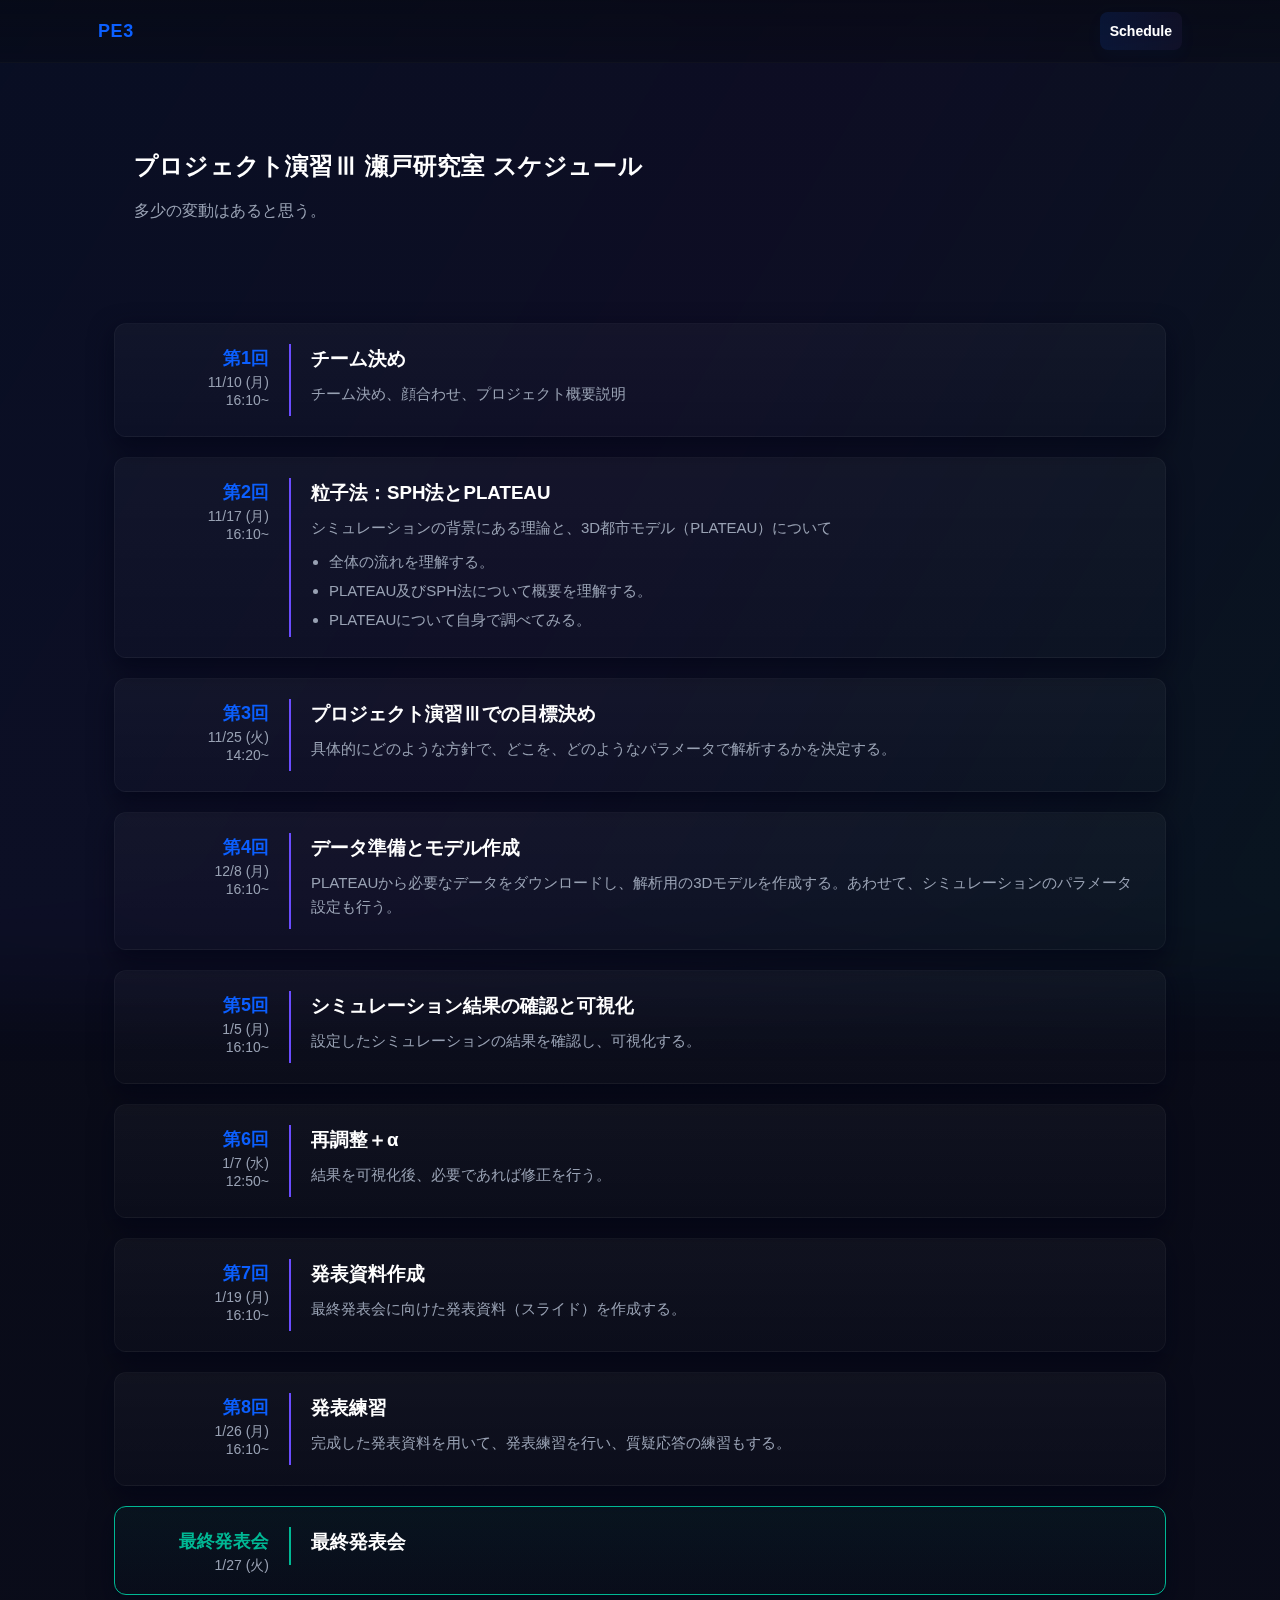
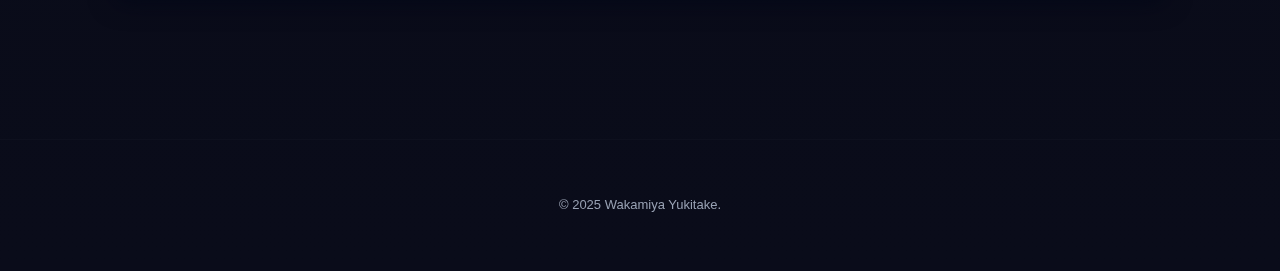
<file: PE3/schedule.html>
<!DOCTYPE html>
<html lang="ja">
<head>
    <meta charset="UTF-8">
    <meta name="viewport" content="width=device-width, initial-scale=1.0">
    <title>プロジェクト演習Ⅲ - スケジュール</title>
    
    <link rel="stylesheet" href="../style.css">
    
    <style>
        /* CSSファイルにない、スケジュール用のスタイルを追記 */
        .schedule-card {
            background: linear-gradient(180deg, rgba(255, 255, 255, 0.03), rgba(255, 255, 255, 0.01));
            border: 1px solid rgba(255, 255, 255, 0.04);
            padding: 20px 24px;
            border-radius: 12px;
            box-shadow: 0 8px 24px rgba(2, 6, 23, 0.7);
            margin-bottom: 20px;
            display: flex;
            align-items: flex-start;
            gap: 20px;
        }
        .schedule-date {
            flex-shrink: 0;
            width: 130px; 
            text-align: right;
        }
        .schedule-date .session {
            font-weight: 700;
            font-size: 18px;
            color: var(--blue); /* CSS変数を活用 */
        }
        .schedule-date .date {
            font-size: 14px;
            color: var(--muted);
            line-height: 1.3;
        }
        .schedule-details {
            border-left: 2px solid var(--purple); /* CSS変数を活用 */
            padding-left: 20px;
        }
        .schedule-details h3 {
            margin: 0 0 8px 0;
            color: #fff;
        }
        .schedule-details p {
            margin: 0 0 10px 0;
            color: var(--muted);
            font-size: 15px;
        }
        .schedule-details ul {
            margin: 0;
            padding-left: 18px;
            font-size: 15px;
            color: var(--muted);
        }
        .schedule-details li {
            margin-bottom: 5px;
        }
        
        /* 最終発表会用の特別スタイル */
        .schedule-card.final {
            border-color: var(--green);
            background: linear-gradient(180deg, rgba(0, 184, 148, 0.05), rgba(0, 184, 148, 0.01));
        }
        .schedule-card.final .session {
            color: var(--green);
        }
        .schedule-card.final .schedule-details {
            border-left-color: var(--green);
        }

        /* レスポンシブ対応 */
        @media (max-width: 600px) {
            .schedule-card { 
                flex-direction: column; 
                gap: 12px; 
            }
            .schedule-date { 
                width: auto; 
                text-align: left; 
            }
            .schedule-details { 
                border-left: none; 
                padding-left: 0; 
            }
        }
    </style>
</head>
<body>

    <header class="site-header">
        <div class="container header-inner">
            <div class="logo">PE3</div>
            <nav class="site-nav">
                <a href="#schedule" class="active">Schedule</a>
            </nav>
            <button class="menu-btn" aria-label="Open menu">☰</button>
        </div>
    </header>

    <main>
        <div class="container">

            <section class="hero-inner" style="padding-top: 60px; padding-bottom: 40px; text-align: left;">
                <h1 class="hero-title" style="font-size: 24px;">プロジェクト演習Ⅲ 瀬戸研究室 スケジュール</h1>
                <p class="hero-lead" style="text-align: left; margin: 12px 0 0 0; max-width: 100%;">
                    多少の変動はあると思う。
                    </p>
            </section>

            <section id="schedule" class="section in-view">
                
                <div class="schedule-card">
                    <div class="schedule-date">
                        <div class="session">第1回</div>
                        <div class="date">11/10 (月)<br>16:10~</div>
                    </div>
                    <div class="schedule-details">
                        <h3>チーム決め</h3>
                        <p>チーム決め、顔合わせ、プロジェクト概要説明</p>
                    </div>
                </div>

                <div class="schedule-card">
                    <div class="schedule-date">
                        <div class="session">第2回</div>
                        <div class="date">11/17 (月)<br>16:10~</div>
                    </div>
                    <div class="schedule-details">
                        <h3>粒子法：SPH法とPLATEAU</h3>
                        <p>シミュレーションの背景にある理論と、3D都市モデル（PLATEAU）について</p>
                        <ul>
                            <li>全体の流れを理解する。</li>
                            <li>PLATEAU及びSPH法について概要を理解する。</li>
                            <li>PLATEAUについて自身で調べてみる。</li>
                        </ul>
                    </div>
                </div>

                <div class="schedule-card">
                    <div class="schedule-date">
                        <div class="session">第3回</div>
                        <div class="date">11/25 (火)<br>14:20~</div>
                    </div>
                    <div class="schedule-details">
                        <h3>プロジェクト演習Ⅲでの目標決め</h3>
                        <p>具体的にどのような方針で、どこを、どのようなパラメータで解析するかを決定する。</p>
                        </div>
                </div>

                <div class="schedule-card">
                    <div class="schedule-date">
                        <div class="session">第4回</div>
                        <div class="date">12/8 (月)<br>16:10~</div>
                    </div>
                    <div class="schedule-details">
                        <h3>データ準備とモデル作成</h3>
                        <p>PLATEAUから必要なデータをダウンロードし、解析用の3Dモデルを作成する。あわせて、シミュレーションのパラメータ設定も行う。</p>
                        </div>
                </div>

                <div class="schedule-card">
                    <div class="schedule-date">
                        <div class="session">第5回</div>
                        <div class="date">1/5 (月)<br>16:10~</div>
                    </div>
                    <div class="schedule-details">
                        <h3>シミュレーション結果の確認と可視化</h3>
                        <p>設定したシミュレーションの結果を確認し、可視化する。</p>
                        </div>
                </div>

                <div class="schedule-card">
                    <div class="schedule-date">
                        <div class="session">第6回</div>
                        <div class="date">1/7 (水)<br>12:50~</div>
                        </div>
                    <div class="schedule-details">
                        <h3>再調整＋α</h3>
                        <p>結果を可視化後、必要であれば修正を行う。</p>
                        </div>
                </div>

                <div class="schedule-card">
                    <div class="schedule-date">
                        <div class="session">第7回</div>
                        <div class="date">1/19 (月)<br>16:10~</div>
                        </div>
                    <div class="schedule-details">
                        <h3>発表資料作成</h3>
                        <p>最終発表会に向けた発表資料（スライド）を作成する。</p>
                        </div>
                </div>

                <div class="schedule-card">
                    <div class="schedule-date">
                        <div class="session">第8回</div>
                        <div class="date">1/26 (月)<br>16:10~</div>
                        </div>
                    <div class="schedule-details">
                        <h3>発表練習</h3>
                        <p>完成した発表資料を用いて、発表練習を行い、質疑応答の練習もする。</p>
                        </div>
                </div>

                <div class="schedule-card final">
                    <div class="schedule-date">
                        <div class="session">最終発表会</div>
                        <div class="date">1/27 (火)</div>
                        </div>
                    <div class="schedule-details">
                        <h3>最終発表会</h3>
                        </div>
                </div>

            </section>
        </div>
    </main>

    <footer class="site-footer">
        <div class="container">
            <p class="small-muted">&copy; 2025 Wakamiya Yukitake.</p>
        </div>
    </footer>

    <script>
        // スクロールでセクションを表示 (CSSの .in-view を利用)
        const sections = document.querySelectorAll('.section');
        const observer = new IntersectionObserver(entries => {
            entries.forEach(entry => {
                if (entry.isIntersecting) {
                    entry.target.classList.add('in-view');
                }
            });
        }, { threshold: 0.1 });
        sections.forEach(section => { observer.observe(section); });

        // モバイルメニューのトグル (CSSの .open を利用)
        const menuBtn = document.querySelector('.menu-btn');
        const nav = document.querySelector('.site-nav');
        menuBtn.addEventListener('click', () => {
            nav.classList.toggle('open');
        });
    </script>

</body>
</html>
</file>
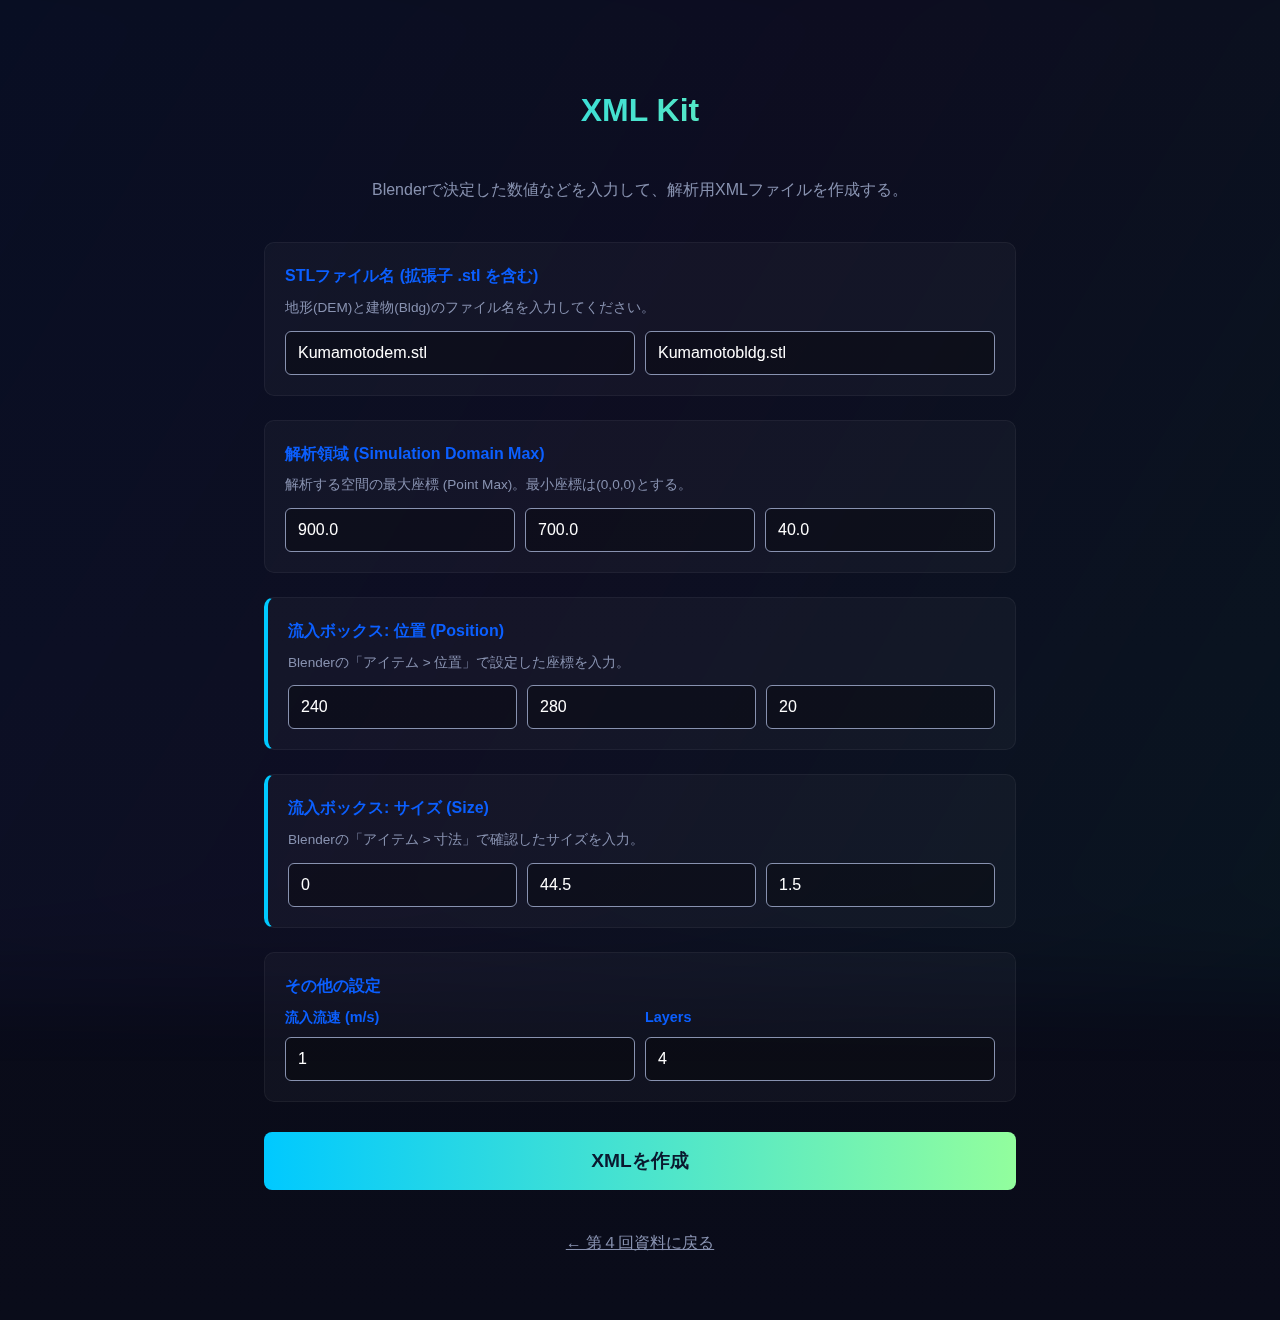
<file: PE3/xmlkit.html>
<!DOCTYPE html>
<html lang="ja">
<head>
    <meta charset="UTF-8">
    <meta name="viewport" content="width=device-width, initial-scale=1.0">
    <title>XML Generator - PE3</title>
    <link rel="stylesheet" href="../style.css">
    <style>
        :root {
            --blue: #0b5fff;
            --purple: #6a4ccc;
            --muted: #8892b0;
            --text-light: #e6f1ff;
            --bg-dark: #0a192f;
        }
        body {
            background-color: var(--bg-dark);
            color: var(--text-light);
            font-family: sans-serif;
            margin: 0;
            padding: 40px 20px;
        }
        .container { max-width: 800px; margin: 0 auto; }
        
        h1 {
            text-align: center;
            background: linear-gradient(120deg, #00C9FF, #92FE9D);
            -webkit-background-clip: text;
            -webkit-text-fill-color: transparent;
            margin-bottom: 40px;
        }

        .form-group {
            margin-bottom: 24px;
            background: rgba(255,255,255,0.03);
            padding: 20px;
            border-radius: 10px;
            border: 1px solid rgba(255,255,255,0.05);
        }
        
        label {
            display: block;
            margin-bottom: 8px;
            color: var(--blue);
            font-weight: bold;
        }
        
        .desc {
            font-size: 0.85em;
            color: var(--muted);
            margin-bottom: 12px;
        }

        input[type="text"], input[type="number"] {
            width: 100%;
            padding: 12px;
            background: rgba(0,0,0,0.3);
            border: 1px solid var(--muted);
            border-radius: 6px;
            color: white;
            box-sizing: border-box;
            font-size: 1em;
        }
        
        input:focus {
            outline: none;
            border-color: var(--blue);
        }

        .row {
            display: flex;
            gap: 10px;
        }
        .col { flex: 1; }

        .btn-generate {
            display: block;
            width: 100%;
            padding: 16px;
            font-size: 1.2em;
            font-weight: bold;
            color: #0a192f;
            background: linear-gradient(90deg, #00C9FF, #92FE9D);
            border: none;
            border-radius: 8px;
            cursor: pointer;
            transition: transform 0.2s, box-shadow 0.2s;
            margin-top: 30px;
        }
        .btn-generate:hover {
            transform: translateY(-2px);
            box-shadow: 0 10px 20px rgba(0, 201, 255, 0.3);
        }

        textarea {
            width: 100%;
            height: 300px;
            background: #020610;
            color: #a0a0a0;
            padding: 15px;
            border-radius: 8px;
            border: 1px solid rgba(255,255,255,0.1);
            font-family: monospace;
            margin-top: 20px;
            resize: vertical;
        }
        
        .action-btns {
            display: flex;
            gap: 10px;
            margin-top: 10px;
        }
        .btn-sub {
            padding: 10px 20px;
            background: rgba(255,255,255,0.1);
            color: white;
            border: 1px solid rgba(255,255,255,0.2);
            border-radius: 6px;
            cursor: pointer;
            text-decoration: none;
            display: inline-block;
            text-align: center;
        }
        .btn-sub:hover { background: rgba(255,255,255,0.2); }
        
        .back-link {
            display: block;
            text-align: center;
            margin-top: 40px;
            color: var(--muted);
        }
    </style>
</head>
<body>

<div class="container">
    <h1>XML Kit</h1>
    <p style="text-align: center; color: var(--muted); margin-bottom: 40px;">
        Blenderで決定した数値などを入力して、解析用XMLファイルを作成する。
    </p>

    <form id="xmlForm">
        <div class="form-group">
            <label>STLファイル名 (拡張子 .stl を含む)</label>
            <div class="desc">地形(DEM)と建物(Bldg)のファイル名を入力してください。</div>
            <div class="row">
                <div class="col">
                    <input type="text" id="fileDem" value="Kumamotodem.stl" placeholder="地形: example_dem.stl">
                </div>
                <div class="col">
                    <input type="text" id="fileBldg" value="Kumamotobldg.stl" placeholder="建物: example_bldg.stl">
                </div>
            </div>
        </div>

        <div class="form-group">
            <label>解析領域 (Simulation Domain Max)</label>
            <div class="desc">解析する空間の最大座標 (Point Max)。最小座標は(0,0,0)とする。</div>
            <div class="row">
                <div class="col"><input type="number" id="domainX" value="900.0" step="0.5" placeholder="X"></div>
                <div class="col"><input type="number" id="domainY" value="700.0" step="0.5" placeholder="Y"></div>
                <div class="col"><input type="number" id="domainZ" value="40.0" step="0.5" placeholder="Z"></div>
            </div>
        </div>

        <div class="form-group" style="border-left: 4px solid #00C9FF;">
            <label>流入ボックス: 位置 (Position)</label>
            <div class="desc">Blenderの「アイテム > 位置」で設定した座標を入力。</div>
            <div class="row">
                <div class="col"><input type="number" id="inflowPosX" value="240" step="0.5"></div>
                <div class="col"><input type="number" id="inflowPosY" value="280" step="0.5"></div>
                <div class="col"><input type="number" id="inflowPosZ" value="20" step="0.5"></div>
            </div>
        </div>

        <div class="form-group" style="border-left: 4px solid #00C9FF;">
            <label>流入ボックス: サイズ (Size)</label>
            <div class="desc">Blenderの「アイテム > 寸法」で確認したサイズを入力。</div>
            <div class="row">
                <div class="col"><input type="number" id="inflowSizeX" value="0" step="0.1" placeholder="X (通常0)"></div>
                <div class="col"><input type="number" id="inflowSizeY" value="44.5" step="0.5" placeholder="Y"></div>
                <div class="col"><input type="number" id="inflowSizeZ" value="1.5" step="0.5" placeholder="Z"></div>
            </div>
        </div>

        <div class="form-group">
            <label>その他の設定</label>
            <div class="row">
                <div class="col">
                    <label style="font-size: 0.9em;">流入流速 (m/s)</label>
                    <input type="number" id="velocity" value="1" step="0.1">
                </div>
                <div class="col">
                    <label style="font-size: 0.9em;">Layers</label>
                    <input type="number" id="layers" value="4" step="1">
                </div>
            </div>
        </div>

        <button type="button" class="btn-generate" onclick="generateXML()">XMLを作成</button>
    </form>

    <div id="resultArea" style="display:none; margin-top: 40px;">
        <h3 style="color: white;">作成結果</h3>
        <textarea id="outputXml" readonly></textarea>
        <div class="action-btns">
            <button class="btn-sub" onclick="copyToClipboard()">クリップボードにコピー</button>
            <a id="downloadLink" class="btn-sub" style="background: var(--blue); border:none;">ダウンロード (.xml)</a>
        </div>
    </div>

    <a href="4.html" class="back-link">← 第４回資料に戻る</a>
</div>

<script>
    function generateXML() {
        // 値の取得
        const fileDem = document.getElementById('fileDem').value;
        const fileBldg = document.getElementById('fileBldg').value;
        
        // オブジェクト名（拡張子なし）を生成
        const objNameDem = fileDem.replace('.stl', '');
        const objNameBldg = fileBldg.replace('.stl', '');

        const domX = document.getElementById('domainX').value;
        const domY = document.getElementById('domainY').value;
        const domZ = document.getElementById('domainZ').value;

        const posX = document.getElementById('inflowPosX').value;
        const posY = document.getElementById('inflowPosY').value;
        const posZ = document.getElementById('inflowPosZ').value;

        const sizeX = document.getElementById('inflowSizeX').value;
        const sizeY = document.getElementById('inflowSizeY').value;
        const sizeZ = document.getElementById('inflowSizeZ').value;

        const vel = document.getElementById('velocity').value;
        const layers = document.getElementById('layers').value;

        // 日付生成
        const now = new Date();
        const dateStr = `${String(now.getDate()).padStart(2,'0')}-${String(now.getMonth()+1).padStart(2,'0')}-${now.getFullYear()} ${String(now.getHours()).padStart(2,'0')}:${String(now.getMinutes()).padStart(2,'0')}:${String(now.getSeconds()).padStart(2,'0')}`;

        // XMLテンプレート
        const xmlContent = `<?xml version="1.0" encoding="UTF-8" ?>
<case app="GenCase v5.0.278c (30-10-2023)" date="${dateStr}">
    <casedef>
        <constantsdef>
            <lattice bound="1" fluid="1" />
            <gravity x="0" y="0" z="-9.81" comment="Gravitational acceleration" units_comment="m/s^2" />
            <rhop0 value="1000" comment="Reference density of the fluid" units_comment="kg/m^3" />
            <rhopgradient value="1" comment="Initial density gradient 1:Rhop0, 2:Water column, 3:Max. water height (default=2)" />
            <hswl value="0" auto="true" comment="Maximum still water level to calculate speedofsound using coefsound" units_comment="metres (m)" />
            <gamma value="7" comment="Politropic constant for water used in the state equation" />
            <speedsystem value="10" auto="false" comment="Maximum system speed (by default the dam-break propagation is used)" />
            <coefsound value="50" comment="Coefficient to multiply speedsystem" />
            <speedsound value="0" auto="true" comment="Speed of sound to use in the simulation (by default speedofsound=coefsound*speedsystem)" />
            <coefh value="0.57" comment="Coefficient to calculate the smoothing length (h=coefh*sqrt(3*dp^2) in 3D)" />
            <cflnumber value="0.1" comment="Coefficient to multiply dt" />
            <h value="0" auto="true" units_comment="metres (m)" />
            <b value="0" auto="true" units_comment="Pascal (Pa)" />
            <massbound value="0" auto="true" units_comment="kg" />
            <massfluid value="0" auto="true" units_comment="kg" />
        </constantsdef>
        <mkconfig boundcount="240" fluidcount="10" />
        <geometry>
            <definition dp="0.50" units_comment="metres (m)">
                <pointref x="0" y="0" z="0" />
                <pointmin x="0.0" y="0.0" z="0.0" />
                <pointmax x="${domX}" y="${domY}" z="${domZ}" />
            </definition>
            <commands>
                <mainlist>
                    <setshapemode>actual | dp | bound</setshapemode>
                    <setmkbound mk="1" />
                    <drawfilestl file="${fileDem}" objname="${objNameDem}" autofill="false">
                        <drawscale x="1.0" y="1.0" z="1.0" />
                        </drawfilestl>
                    <setmkbound mk="2" />
                    <drawfilestl file="${fileBldg}" objname="${objNameBldg}" autofill="false">
                        <drawscale x="1.0" y="1.0" z="1.0" />
                    </drawfilestl>
                    <shapeout file="" />
                </mainlist>
            </commands>
        </geometry>
    </casedef>
    <execution>
        <special>
            <inout>
                <memoryresize size0="10" size="10" comment="Initial memory resize (size0) and the following memory resizes according to initial inlet/outlet particles (default=2 and 4)" />
                <determlimit value="1e+3" comment="Use 1e-3 for first_order or 1e+3 for zeroth_order (default=1e+3)" />
                <inoutzone>
                    <refilling value="0" comment="Refilling mode. 0:Simple full, 1:Simple below zsurf, 2:Advanced for reverse flows (very slow) (default=1)" />
                    <inputtreatment value="0" comment="Treatment of fluid entering the zone. 0:No changes, 1:Convert fluid (necessary for outlet), 2:Remove fluid (recommended for inlet)" />
                    <layers value="${layers}" comment="Number of inlet/outlet particle layers" />
                    <zone3d comment="Input zone for 3-D simulations">
                        <box>
                            <point x="${posX}" y="${posY}" z="${posZ}" />
                            <size x="${sizeX}" y="${sizeY}" z="${sizeZ}" />
                            <direction x="1" y="0" z="0" />
                        </box>
                    </zone3d>
                    <imposevelocity mode="0" comment="Imposed velocity 0:fixed value, 1:variable value, 2:Extrapolated value (default=0)">
                        <velocity v="${vel}" comment="Uniform velocity" units_comment="m/s" />
                    </imposevelocity>
                    <imposerhop mode="0" comment="Outlet rhop 0:Imposed fixed value, 1:Hydrostatic, 2:Extrapolated from ghost nodes (default=0)" />
                </inoutzone>
            </inout>
        </special>
        <parameters>
            <parameter key="SavePosDouble" value="0" comment="Saves particle position using double precision (default=0)" />
            <parameter key="StepAlgorithm" value="2" comment="Step Algorithm 1:Verlet, 2:Symplectic (default=1)" />
            <parameter key="VerletSteps" value="0" comment="Verlet only: Number of steps to apply Euler timestepping (default=40)" />
            <parameter key="Kernel" value="2" comment="Interaction Kernel 1:Cubic Spline, 2:Wendland (default=2)" />
            <parameter key="ViscoTreatment" value="2" comment="Viscosity formulation 1:Artificial, 2:Laminar+SPS (default=1)" />
            <parameter key="Visco" value="0.000001" comment="Viscosity value" />
            <parameter key="ViscoBoundFactor" value="1" comment="Multiply viscosity value with boundary (default=1)" />
            <parameter key="DensityDT" value="3" comment="Density Diffusion Term 0:None, 1:Molteni, 2:Fourtakas, 3:Fourtakas(full) (default=0)" />
            <parameter key="DensityDTvalue" value="0.1" comment="DDT value (default=0.1)" />
            <parameter key="Shifting" value="0" comment="Shifting mode 0:None, 1:Ignore bound, 2:Ignore fixed, 3:Full (default=0)" />
            <parameter key="ShiftCoef" value="-2" comment="Coefficient for shifting computation (default=-2)" />
            <parameter key="ShiftTFS" value="0" comment="Threshold to detect free surface. Typically 1.5 for 2D and 2.75 for 3D (default=0)" />
            <parameter key="RigidAlgorithm" value="1" comment="Rigid Algorithm 0:collision-free, 1:SPH, 2:DEM, 3:Chrono (default=1)" />
            <parameter key="FtPause" value="0.0" comment="Time to freeze the floatings at simulation start (warmup) (default=0)" units_comment="seconds" />
            <parameter key="CoefDtMin" value="0.01" comment="Coefficient to calculate minimum time step dtmin=coefdtmin*h/speedsound (default=0.05)" />
            <parameter key="DtIni" value="0" comment="Initial time step. Use 0 to defult use (default=h/speedsound)" units_comment="seconds" />
            <parameter key="DtMin" value="0" comment="Minimum time step. Use 0 to defult use (default=coefdtmin*h/speedsound)" units_comment="seconds" />
            <parameter key="DtFixed" value="0" comment="Fixed Dt value. Use 0 to disable (default=disabled)" units_comment="seconds" />
            <parameter key="DtFixedFile" value="NONE" comment="Dt values are loaded from file. Use NONE to disable (default=disabled)" units_comment="milliseconds (ms)" />
            <parameter key="DtAllParticles" value="1" comment="Velocity of particles used to calculate DT. 1:All, 0:Only fluid/floating (default=0)" />
            <parameter key="TimeMax" value="600" comment="Time of simulation" units_comment="seconds" />
            <parameter key="TimeOut" value="10" comment="Time out data" units_comment="seconds" />
            <parameter key="PartsOutMax" value="1" comment="Allowed %/100 of fluid particles out the domain (default=1)" units_comment="decimal" />
            <parameter key="RhopOutMin" value="0" comment="Minimum rhop valid (default=700)" units_comment="kg/m^3" />
            <parameter key="RhopOutMax" value="10000" comment="Maximum rhop valid (default=1300)" units_comment="kg/m^3" />
            <parameter key="WrnPartsOut" value="0" comment="Active warning according to number of out particles (default=1)" />
            <simulationdomain comment="Defines domain of simulation (default=Uses minimun and maximum position of the generated particles)">
                <posmin x="default" y="default" z="default" comment="e.g.: x=0.5, y=default-1, z=default-10%" />
                <posmax x="default" y="default" z="default" />
            </simulationdomain>
        </parameters>
    </execution>
</case>`;

        // 表示
        const output = document.getElementById('outputXml');
        output.value = xmlContent;
        document.getElementById('resultArea').style.display = 'block';

        // ダウンロードリンク作成
        const blob = new Blob([xmlContent], { type: 'text/xml' });
        const url = URL.createObjectURL(blob);
        const link = document.getElementById('downloadLink');
        link.href = url;
        link.download = 'Case_Def.xml';
    }

    function copyToClipboard() {
        const copyText = document.getElementById("outputXml");
        copyText.select();
        copyText.setSelectionRange(0, 99999); 
        navigator.clipboard.writeText(copyText.value).then(() => {
            alert("コピーしました");
        });
    }
</script>

</body>
</html>
</file>
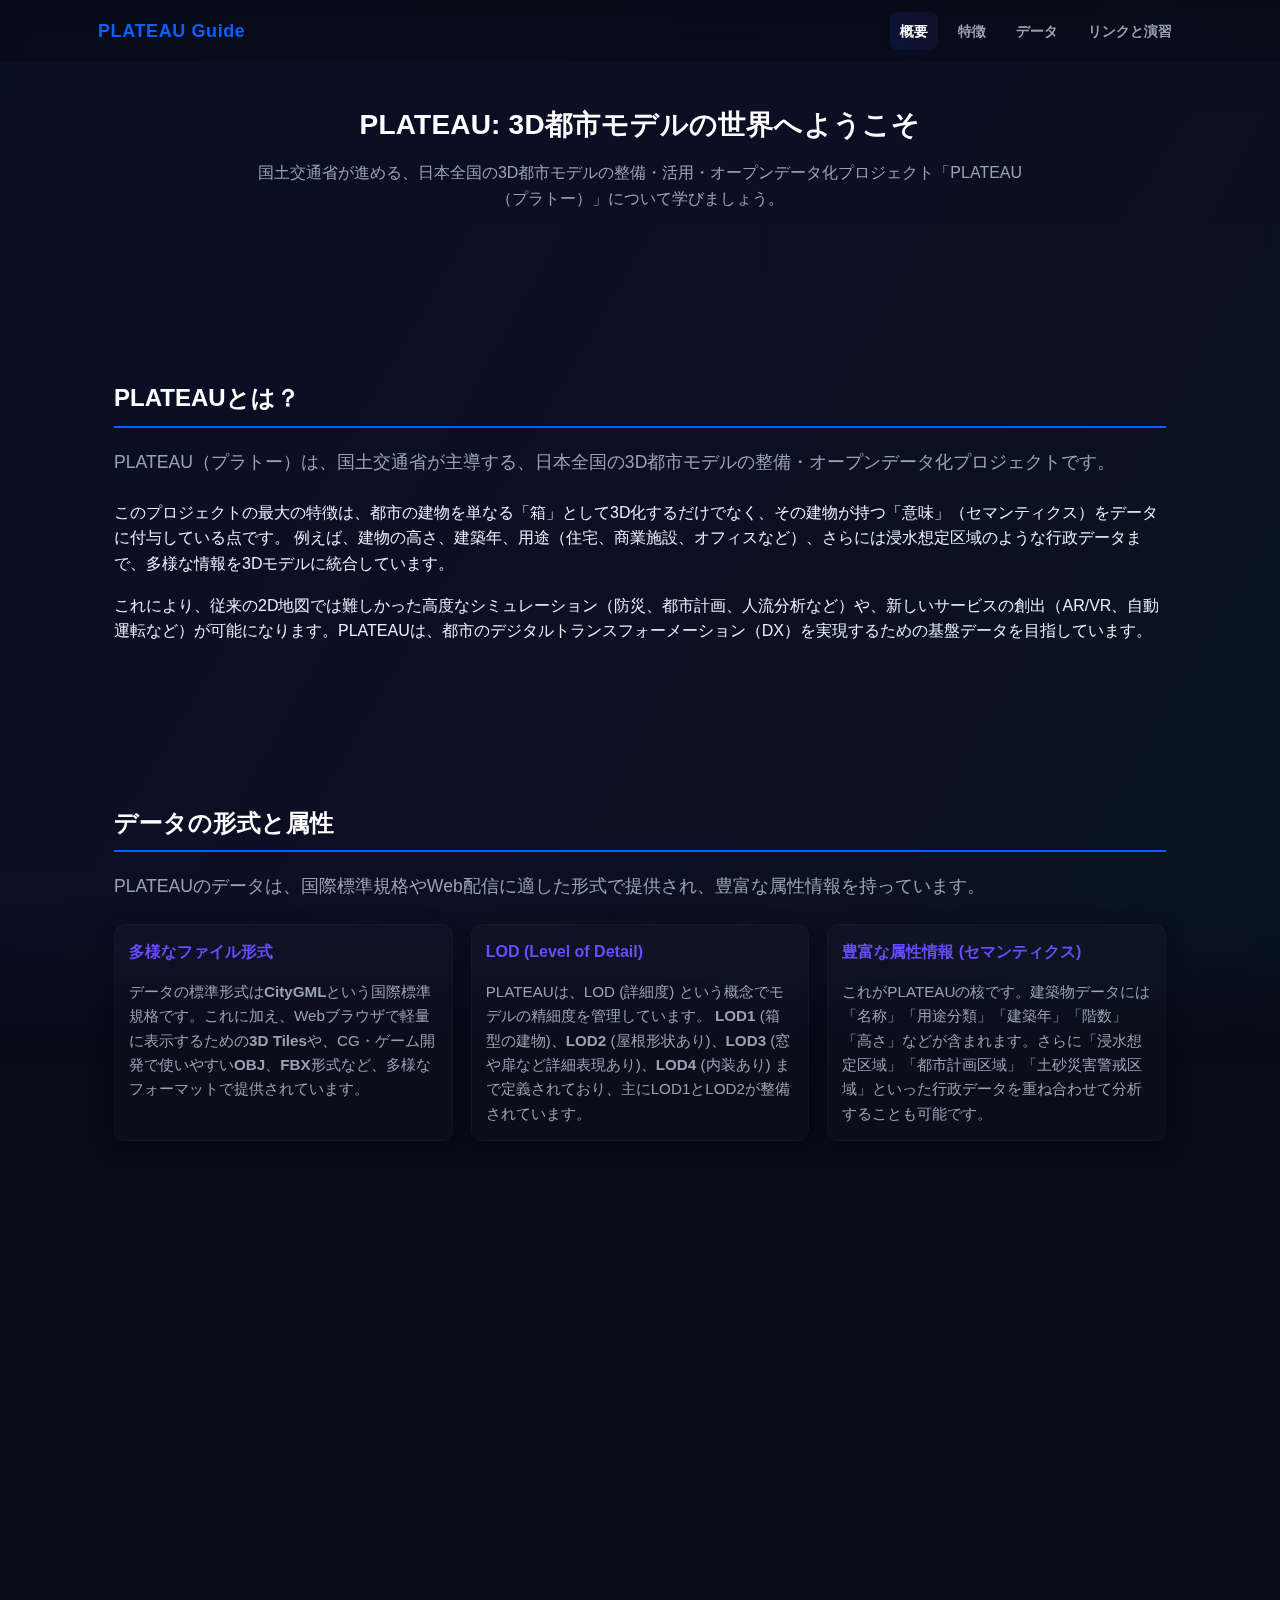
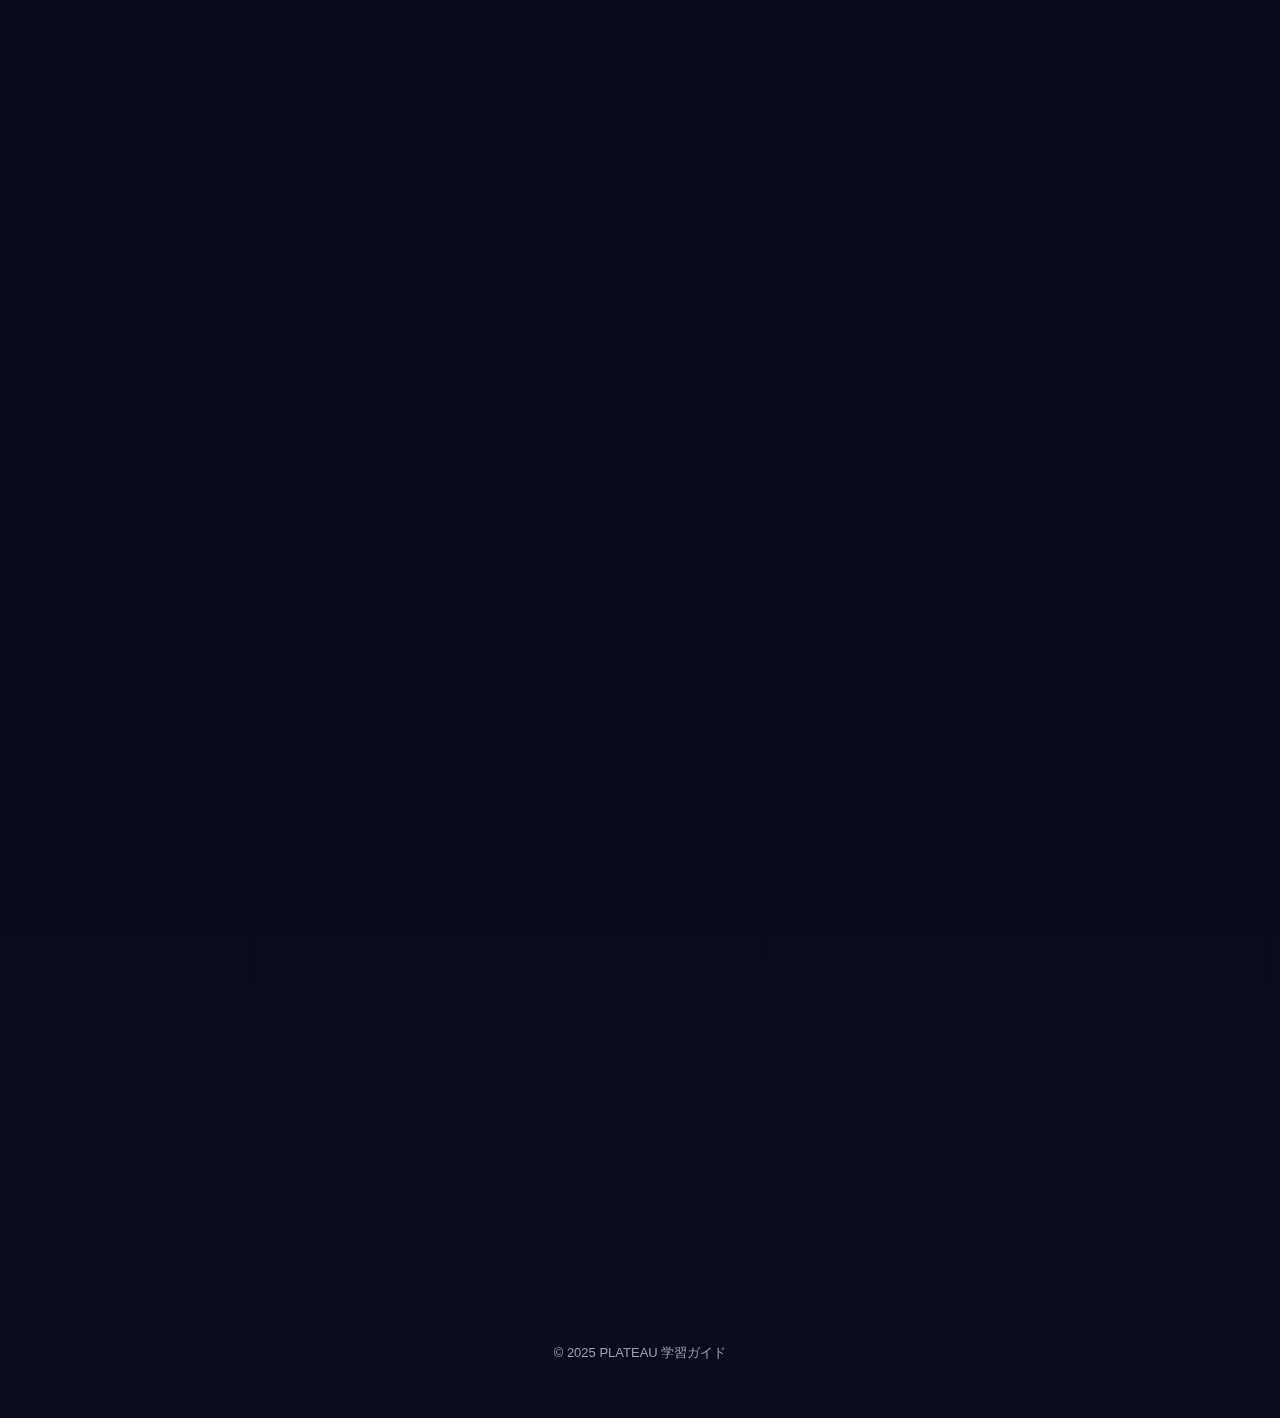
<file: PLA/PLATEAU.html>
<!DOCTYPE html>
<html lang="ja">
<head>
    <meta charset="UTF-8">
    <meta name="viewport" content="width=device-width, initial-scale=1.0">
    <title>PLATEAU解説</title>
    <!-- 既存のstyle.cssを読み込みます -->
    <link rel="stylesheet" href="../style.css">
    <style>
        /* HTMLファイルに固有の調整を少し加えます */
        h2, h3 {
            color: #fff;
            border-bottom: 2px solid var(--blue);
            padding-bottom: 8px;
            margin-top: 24px;
        }
        ul, ol {
            margin-left: 20px;
            padding-left: 10px;
        }
        li {
            margin-bottom: 10px;
        }
        .section-lead {
            color: var(--muted);
            font-size: 1.1em;
            margin-bottom: 24px;
        }
        .card h4 {
            color: var(--purple);
            margin-top: 0;
            margin-bottom: 10px;
        }
        .card p {
            font-size: 0.95em;
            color: var(--muted);
            margin-bottom: 0;
        }
        .exercise-step {
            background: linear-gradient(180deg, rgba(255,255,255,0.02), rgba(255,255,255,0.01));
            border: 1px solid rgba(255,255,255,0.03);
            padding: 16px;
            border-radius: 10px;
            margin-bottom: 12px;
        }
        .links-grid {
            display: grid;
            grid-template-columns: 1fr 1fr;
            gap: 18px;
            margin-top: 18px;
        }
        @media (max-width: 600px) {
            .links-grid {
                grid-template-columns: 1fr;
            }
        }
    </style>
</head>
<body>

    <!-- ヘッダー -->
    <header class="site-header">
        <div class="container header-inner">
            <div class="logo">PLATEAU Guide</div>
            <nav class="site-nav">
                <a href="#about" class="active">概要</a>
                <a href="#features">特徴</a>
                <a href="#data">データ</a>
                <a href="#links">リンクと演習</a>
            </nav>
            <button class="menu-btn" aria-label="メニューを開く">☰</button>
        </div>
    </header>

    <main>
        <!-- ヒーローセクション -->
        <section class="section--full hero-inner">
            <h1 class="hero-title">PLATEAU: 3D都市モデルの世界へようこそ</h1>
            <p class="hero-lead">
                国土交通省が進める、日本全国の3D都市モデルの整備・活用・オープンデータ化プロジェクト「PLATEAU（プラトー）」について学びましょう。
            </p>
        </section>

        <div class="container">
            <!-- 概要 -->
            <section class="section" id="about">
                <h2>PLATEAUとは？</h2>
                <p class="section-lead">
                    PLATEAU（プラトー）は、国土交通省が主導する、日本全国の3D都市モデルの整備・オープンデータ化プロジェクトです。
                </p>
                <p>
                    このプロジェクトの最大の特徴は、都市の建物を単なる「箱」として3D化するだけでなく、その建物が持つ「意味」（セマンティクス）をデータに付与している点です。
                    例えば、建物の高さ、建築年、用途（住宅、商業施設、オフィスなど）、さらには浸水想定区域のような行政データまで、多様な情報を3Dモデルに統合しています。
                </p>
                <p>
                    これにより、従来の2D地図では難しかった高度なシミュレーション（防災、都市計画、人流分析など）や、新しいサービスの創出（AR/VR、自動運転など）が可能になります。PLATEAUは、都市のデジタルトランスフォーメーション（DX）を実現するための基盤データを目指しています。
                </p>
            </section>

            <!-- 特徴（ファイル形式・属性） -->
            <section class="section" id="features">
                <h2>データの形式と属性</h2>
                <p class="section-lead">
                    PLATEAUのデータは、国際標準規格やWeb配信に適した形式で提供され、豊富な属性情報を持っています。
                </p>
                <div class="projects-grid">
                    <div class="card">
                        <h4>多様なファイル形式</h4>
                        <p>
                            データの標準形式は<strong>CityGML</strong>という国際標準規格です。これに加え、Webブラウザで軽量に表示するための<strong>3D Tiles</strong>や、CG・ゲーム開発で使いやすい<strong>OBJ</strong>、<strong>FBX</strong>形式など、多様なフォーマットで提供されています。
                        </p>
                    </div>
                    <div class="card">
                        <h4>LOD (Level of Detail)</h4>
                        <p>
                            PLATEAUは、LOD (詳細度) という概念でモデルの精細度を管理しています。
                            <strong>LOD1</strong> (箱型の建物)、<strong>LOD2</strong> (屋根形状あり)、<strong>LOD3</strong> (窓や扉など詳細表現あり)、<strong>LOD4</strong> (内装あり) まで定義されており、主にLOD1とLOD2が整備されています。
                        </p>
                    </div>
                    <div class="card">
                        <h4>豊富な属性情報 (セマンティクス)</h4>
                        <p>
                            これがPLATEAUの核です。建築物データには「名称」「用途分類」「建築年」「階数」「高さ」などが含まれます。さらに「浸水想定区域」「都市計画区域」「土砂災害警戒区域」といった行政データを重ね合わせて分析することも可能です。
                        </p>
                    </div>
                </div>
            </section>

            <!-- 都市データ -->
            <section class="section" id="data">
                <h2>どの都市のデータがある？</h2>
                <p class="section-lead">
                    PLATEAUは、2020年度の東京都23区をはじめとする56都市のデータ整備からスタートし、現在も整備対象都市は全国に拡大中です。
                </p>
                <p>
                    公式サイトの「データ」セクションから、最新の整備状況とダウンロード可能な都市の一覧を確認できます。
                </p>
                <div class="projects-grid">
                    <div class="card">
                        <div class="thumb" style="background-image: url('https://placehold.co/600x400/0b5fff/e6eef8?text=Tokyo');"></div>
                        <h4>東京都 23区</h4>
                        <p>プロジェクト初期からのデータセット。詳細なLOD2モデルが整備されています。</p>
                    </div>
                    <div class="card">
                        <div class="thumb" style="background-image: url('https://placehold.co/600x400/6a4cff/e6eef8?text=Osaka');"></div>
                        <h4>大阪市</h4>
                        <p>西日本の中心都市。都市全体の詳細な3Dモデルが利用可能です。</p>
                    </div>
                    <div class="card">
                        <div class="thumb" style="background-image: url('https://placehold.co/600x400/00b894/e6eef8?text=Sapporo');"></div>
                        <h4>札幌市</h4>
                        <p>積雪データなど、地域特性を反映したユースケースも研究されています。</p>
                    </div>
                </div>
                <p style="margin-top: 16px; text-align: center; color: var(--muted);">
                    その他、横浜市、名古屋市、京都市、福岡市、那覇市など、多くの都市のデータが順次公開されています。
                </p>
            </section>

            <!-- リンクと演習 -->
            <section class="section" id="links">
                <h2>関連リンクと演習</h2>
                <p class="section-lead">
                    PLATEAUについてさらに学ぶための公式サイトや、データをブラウザで体験できる「PLATEAU View」を紹介します。
                </p>

                <div class="links-grid">
                    <div class="card">
                        <h4>PLATEAU 公式サイト</h4>
                        <p>最新情報、ドキュメント、ユースケース、データダウンロードはこちらから。</p>
                        <a href="https://www.mlit.go.jp/plateau/" target="_blank" rel="noopener" class="btn small" style="margin-top: 12px;">公式サイトへ</a>
                    </div>
                    <div class="card">
                        <h4>PLATEAU View</h4>
                        <p>ブラウザ上でPLATEAUの3D都市モデルを探索できる公式ビューアです。</p>
                        <a href="https://plateauview.mlit.go.jp/" target="_blank" rel="noopener" class="btn small" style="margin-top: 12px;">PLATEAU Viewを開く</a>
                    </div>
                </div>

                <!-- 演習 -->
                <h3 id="exercise" style="margin-top: 40px;">演習: PLATEAU Viewで都市を見てみよう</h3>
                <p>
                    実際にPLATEAU Viewを使って、3D都市モデルに触れてみましょう。
                </p>
                <ol>
                    <li class="exercise-step">
                        上の「PLATEAU Viewを開く」ボタンをクリックして、新しいタブでビューアを起動します。
                    </li>
                    <li class="exercise-step">
                        ビューアが読み込まれたら、画面左側にあるメニューから「データセット」を選択します。
                    </li>
                    <li class="exercise-step">
                        興味のある都市（例：「東京都23区」や「大阪市」）の「建築物モデル」などをオン（チェックを入れる）にします。
                    </li>
                    <li class="exercise-step">
                        地図をマウスの左ドラッグで移動、右ドラッグで回転、ホイールでズームできます。自由に都市空間を探索してみましょう。
                    </li>
                    <li class="exercise-step">
                        気になる建物をクリックしてみてください。画面右側にその建物の「高さ」や「用途」（例: 業務施設, 商業施設など）といった属性情報が表示されるのが確認できます。これがPLATEAUの持つ「意味」です。
                    </li>
                </ol>
            </section>
        </div>
    </main>

    <!-- フッター -->
    <footer class="site-footer">
        <div class="container">
            <p class="small-muted">&copy; 2025 PLATEAU 学習ガイド</p>
        </div>
    </footer>

    <!-- スクリプト -->
    <script>
        document.addEventListener('DOMContentLoaded', () => {
            // モバイルメニューのトグル
            const menuBtn = document.querySelector('.menu-btn');
            const siteNav = document.querySelector('.site-nav');
            
            if (menuBtn && siteNav) {
                menuBtn.addEventListener('click', () => {
                    siteNav.classList.toggle('open');
                });
            }

            // ナビゲーションリンクのアクティブ切り替え
            const navLinks = document.querySelectorAll('.site-nav a');
            navLinks.forEach(link => {
                link.addEventListener('click', () => {
                    navLinks.forEach(nav => nav.classList.remove('active'));
                    link.classList.add('active');
                    // モバイルメニューが開いていたら閉じる
                    if (siteNav.classList.contains('open')) {
                        siteNav.classList.remove('open');
                    }
                });
            });

            // セクションのスクロールアニメーション
            const sections = document.querySelectorAll('.section');
            const observer = new IntersectionObserver((entries) => {
                entries.forEach(entry => {
                    if (entry.isIntersecting) {
                        entry.target.classList.add('in-view');
                    }
                });
            }, {
                threshold: 0.1 // 10%見えたら発動
            });

            sections.forEach(section => {
                observer.observe(section);
            });
        });
    </script>

</body>
</html>
</file>
<file: style.css>
/* style.css
   Palette: blue / purple / green
   Font: stylish system font stack (no external download)
   Layout: flowing single-page with smooth transitions
*/

:root{
  --blue: #0b5fff;
  --purple: #6a4cff;
  --green: #00b894;
  --bg: #0f1720;
  --surface: #0f1720;
  --muted: #98a1b3;
  --max-width: 1100px;
  --radius: 12px;
}

*{box-sizing:border-box}
html{scroll-behavior:smooth}
body{
  margin:0;
  min-height:100vh;
  font-family:"Segoe UI","Roboto","Helvetica Neue","Noto Sans JP","Hiragino Kaku Gothic ProN","Yu Gothic","Meiryo",sans-serif;
  color:#e6eef8;
  background:linear-gradient(180deg, rgba(8,10,22,1) 0%, rgba(10,12,26,1) 100%);
  -webkit-font-smoothing:antialiased;
  -moz-osx-font-smoothing:grayscale;
  line-height:1.6;
}

/* Flowing gradient layer for subtle animation */
body::before{
  content:'';
  position:fixed;
  inset:0;
  z-index:-1;
  background: linear-gradient(120deg, var(--blue), var(--purple), var(--green));
  opacity:0.06;
  filter:blur(40px);
  animation: flow 18s linear infinite;
  transform: scale(1.2);
}
@keyframes flow{
  0%{transform:translateX(-10%) scale(1.15)}
  50%{transform:translateX(10%) scale(1.25)}
  100%{transform:translateX(-10%) scale(1.15)}
}

/* Container */
.container{
  max-width:var(--max-width);
  margin:0 auto;
  padding:24px;
}

/* Header */
.site-header{
  position:sticky;
  top:0;
  backdrop-filter: blur(6px);
  background:linear-gradient(180deg, rgba(6,8,16,0.55), rgba(6,8,16,0.35));
  border-bottom:1px solid rgba(255,255,255,0.03);
  z-index:50;
}
.header-inner{
  display:flex;
  align-items:center;
  gap:16px;
  padding:12px 8px;
}
.logo{
  font-weight:700;
  letter-spacing:0.6px;
  font-size:18px;
  color:var(--blue);
}
.site-nav{
  margin-left:auto;
  display:flex;
  gap:10px;
  align-items:center;
}
.site-nav a{
  color:var(--muted);
  text-decoration:none;
  padding:8px 10px;
  border-radius:8px;
  transition:all 200ms;
  font-weight:600;
  font-size:14px;
}
.site-nav a:hover{ color:#fff; background:rgba(255,255,255,0.02) }
.site-nav a.active{ color:#fff; background:linear-gradient(90deg, rgba(11,95,255,0.12), rgba(106,76,204,0.08)); box-shadow:0 6px 18px rgba(11,95,255,0.04) }

/* Mobile menu */
.menu-btn{
  display:none;
  margin-left:auto;
  background:none;
  border:0;
  font-size:20px;
  color:var(--muted);
}
@media (max-width:820px){
  .menu-btn{ display:block }
  .site-nav{ position:fixed; right:12px; top:60px; background:linear-gradient(180deg, rgba(6,8,16,0.98), rgba(6,8,16,0.98)); padding:12px; border-radius:12px; flex-direction:column; display:none; width:200px }
  .site-nav.open{ display:flex }
}

/* Hero */
.section--full{ padding:120px 0 80px 0 }
.hero-inner{ text-align:center; padding:40px 20px; border-radius:var(--radius) }
.hero-title{
  font-size:28px;
  margin:0 0 12px 0;
  color: #fff;
  letter-spacing:0.2px;
}
.hero-lead{ color:var(--muted); max-width:780px; margin:0 auto 20px auto; }
.btn{
  display:inline-block;
  background:linear-gradient(90deg,var(--blue),var(--purple));
  color:white;
  padding:10px 16px;
  border-radius:10px;
  text-decoration:none;
  font-weight:700;
  box-shadow: 0 8px 24px rgba(11,95,255,0.08);
}
.btn.ghost{
  background:transparent;
  color:var(--muted);
  border:1px solid rgba(255,255,255,0.04);
  box-shadow:none;
}
.btn.small{ padding:6px 8px; font-size:13px; border-radius:8px }

/* Sections */
.section{
  padding:60px 0;
  opacity:0;
  transform:translateY(18px);
  transition:opacity 700ms cubic-bezier(.2,.9,.2,1), transform 700ms cubic-bezier(.2,.9,.2,1);
}
.section.in-view{ opacity:1; transform:none }

/* Cards / grid */
.projects-grid{
  display:grid;
  grid-template-columns: repeat(auto-fit, minmax(260px, 1fr));
  gap:18px;
  margin-top:18px;
}
.card{
  background:linear-gradient(180deg, rgba(255,255,255,0.02), rgba(255,255,255,0.01));
  border:1px solid rgba(255,255,255,0.03);
  padding:14px;
  border-radius:12px;
  box-shadow:0 6px 18px rgba(2,6,23,0.6);
}
.thumb{ width:100%; height:140px; border-radius:10px; background-size:cover; background-position:center; margin-bottom:12px }

/* Video */
.video-wrapper{ max-width:900px; margin:12px 0 0 0; position:relative; padding-bottom:56.25%; height:0; overflow:hidden; border-radius:12px; box-shadow:0 12px 36px rgba(2,6,23,0.6); }
.video-wrapper iframe{ position:absolute; inset:0; width:100%; height:100%; border:0 }

/* Gallery */
.gallery-grid{ display:grid; grid-template-columns: repeat(auto-fit, minmax(180px, 1fr)); gap:14px; margin-top:14px }
.gallery-item img{ width:100%; height:140px; object-fit:cover; border-radius:10px; display:block }

/* Footer */
.site-footer{ padding:18px 0; border-top:1px solid rgba(255,255,255,0.02); margin-top:40px; text-align:center; color:var(--muted) }

/* Utilities */
.small-muted{ color:var(--muted); font-size:13px }

/* make anchors not hide content behind fixed header */
:target{ scroll-margin-top:84px; }
</file>
